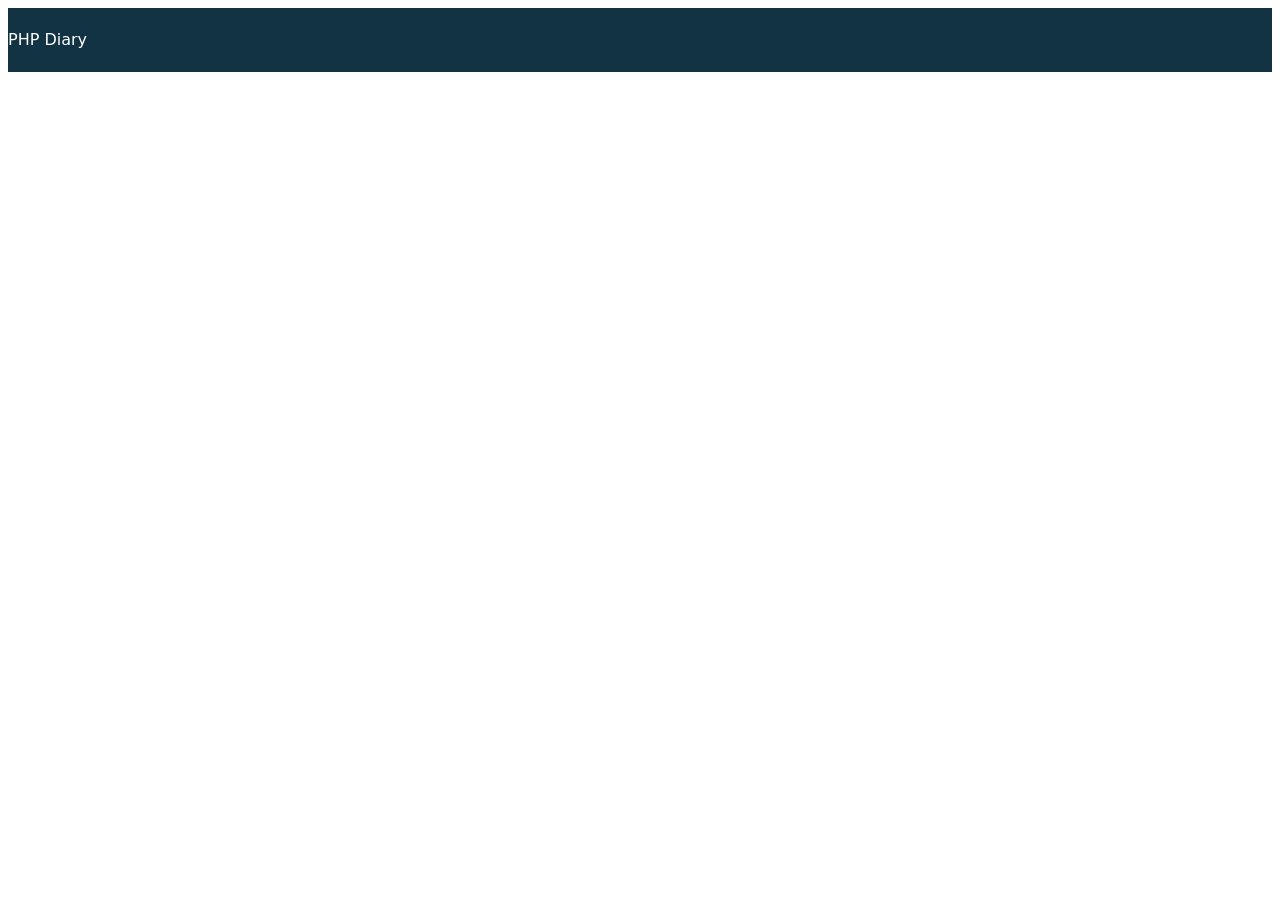
<file: 15-diary/Part 01/index.html>
<!DOCTYPE html>
<html lang="en">
<head>
    <meta charset="UTF-8">
    <meta name="viewport" content="width=device-width, initial-scale=1.0">
    <link rel="stylesheet" type="text/css" href="./styles/styles.css">
    <title>PHP-Diary</title>
</head>
<body>
    <nav>
        <a href="index.html" class="nav-brand">
            PHP Diary
        </a>
    </nav>
</body>
</html>
</file>
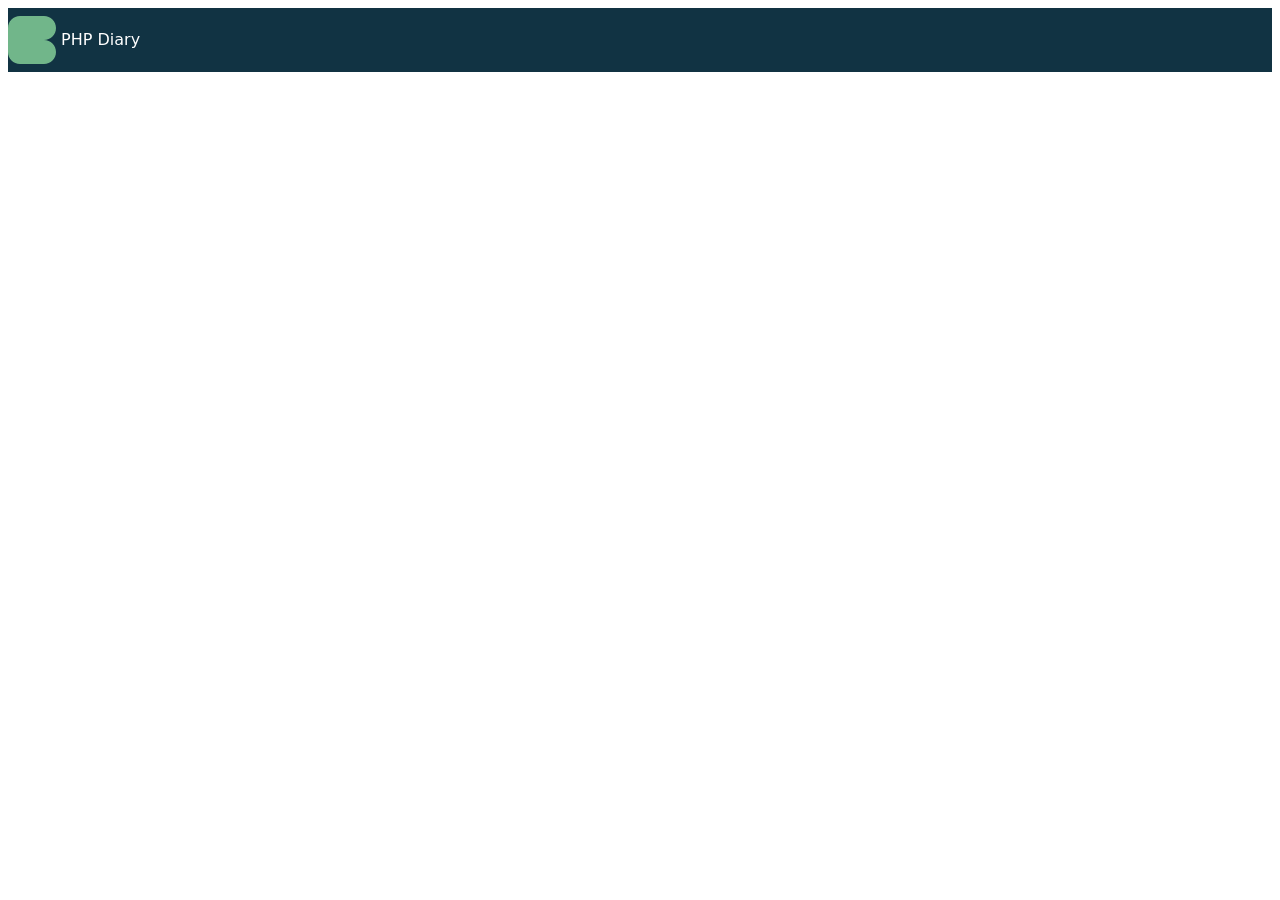
<file: 15-diary/Part 02/index.html>
<!DOCTYPE html>
<html lang="en">
<head>
    <meta charset="UTF-8">
    <meta name="viewport" content="width=device-width, initial-scale=1.0">
    <link rel="stylesheet" type="text/css" href="./styles/styles.css">
    <title>PHP-Diary</title>
</head>
<body>
    <nav>
        <a href="index.html" class="nav-brand">
            <!-- <img src="../00 - Design files/Export/SVG/logo.svg" /> -->
            <svg class="nav-brand_image" viewBox="0 0 60.7863869853 60.7863869853">
                <path style="fill: currentColor" d="m45.589790239,30.3931934927c8.3928407749,0,15.1965967463-6.8037559715,15.1965967463-15.1965967463S53.9826310139,0,45.589790239,0H15.196554313C6.8037135382,0,0,6.8037559715,0,15.1965967463v30.3931934927c0,8.3928407749,6.8037135382,15.1965967463,15.196554313,15.1965967463h30.393235926c8.3928407749,0,15.1965967463-6.8037559715,15.1965967463-15.1965967463s-6.8037559715-15.1965967463-15.1965967463-15.1965967463Z"/>
            </svg>
            PHP Diary
        </a>
    </nav>
</body>
</html>
</file>
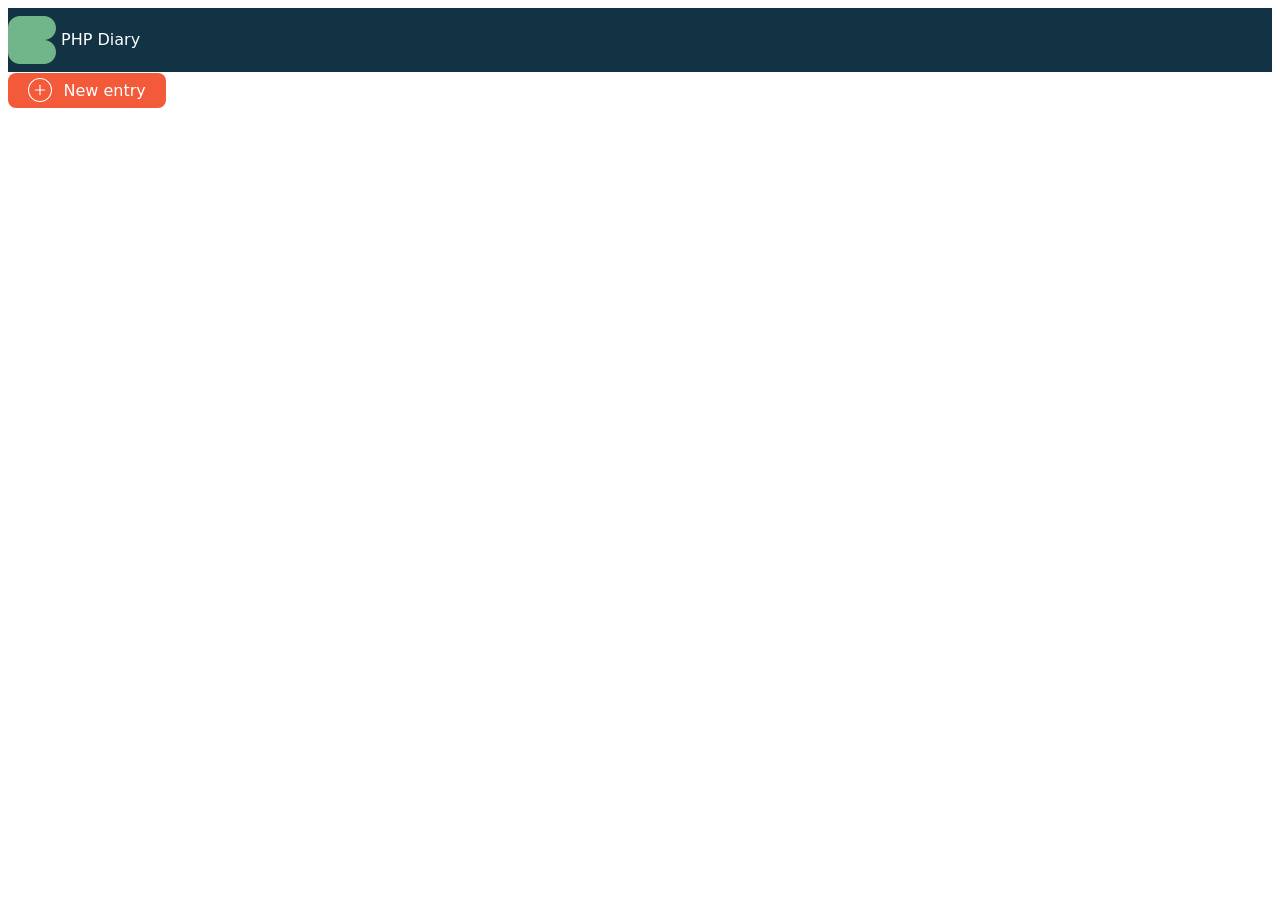
<file: 15-diary/Part 03/index.html>
<!DOCTYPE html>
<html lang="en">
<head>
    <meta charset="UTF-8">
    <meta name="viewport" content="width=device-width, initial-scale=1.0">
    <link rel="stylesheet" type="text/css" href="./styles/styles.css">
    <title>PHP-Diary</title>
</head>
<body>
    <nav>
        <a class="nav-brand" href="index.html">
            <svg class="nav-brand_image" viewBox="0 0 60.7863869853 60.7863869853">
                <path style="fill: currentColor" d="m45.589790239,30.3931934927c8.3928407749,0,15.1965967463-6.8037559715,15.1965967463-15.1965967463S53.9826310139,0,45.589790239,0H15.196554313C6.8037135382,0,0,6.8037559715,0,15.1965967463v30.3931934927c0,8.3928407749,6.8037135382,15.1965967463,15.196554313,15.1965967463h30.393235926c8.3928407749,0,15.1965967463-6.8037559715,15.1965967463-15.1965967463s-6.8037559715-15.1965967463-15.1965967463-15.1965967463Z"/>
            </svg>
            PHP Diary
        </a>
        <a class="button" href="form.html">
            <svg class="button__icon" viewBox="0 0 44.4901230052 44.4901230053">
                <g style="fill: none;stroke: currentColor;stroke-linecap: round;stroke-linejoin: round;stroke-width: 2px;">
                  <circle class="uuid-a2b16520-dd4e-42aa-861e-048bcb73792f" cx="22.2450615026" cy="22.2450615026" r="21.2450615026"/>
                  <line class="uuid-a2b16520-dd4e-42aa-861e-048bcb73792f" x1="22.2450615026" y1="13.4699274037" x2="22.2450615026" y2="31.0201956015"/>
                  <line class="uuid-a2b16520-dd4e-42aa-861e-048bcb73792f" x1="31.0201956015" y1="22.2450658041" x2="13.4699274037" y2="22.2450572011"/>
                </g>
            </svg>
            New entry
        </a>
    </nav>
    <main>
    </main>
</body>
</html>
</file>
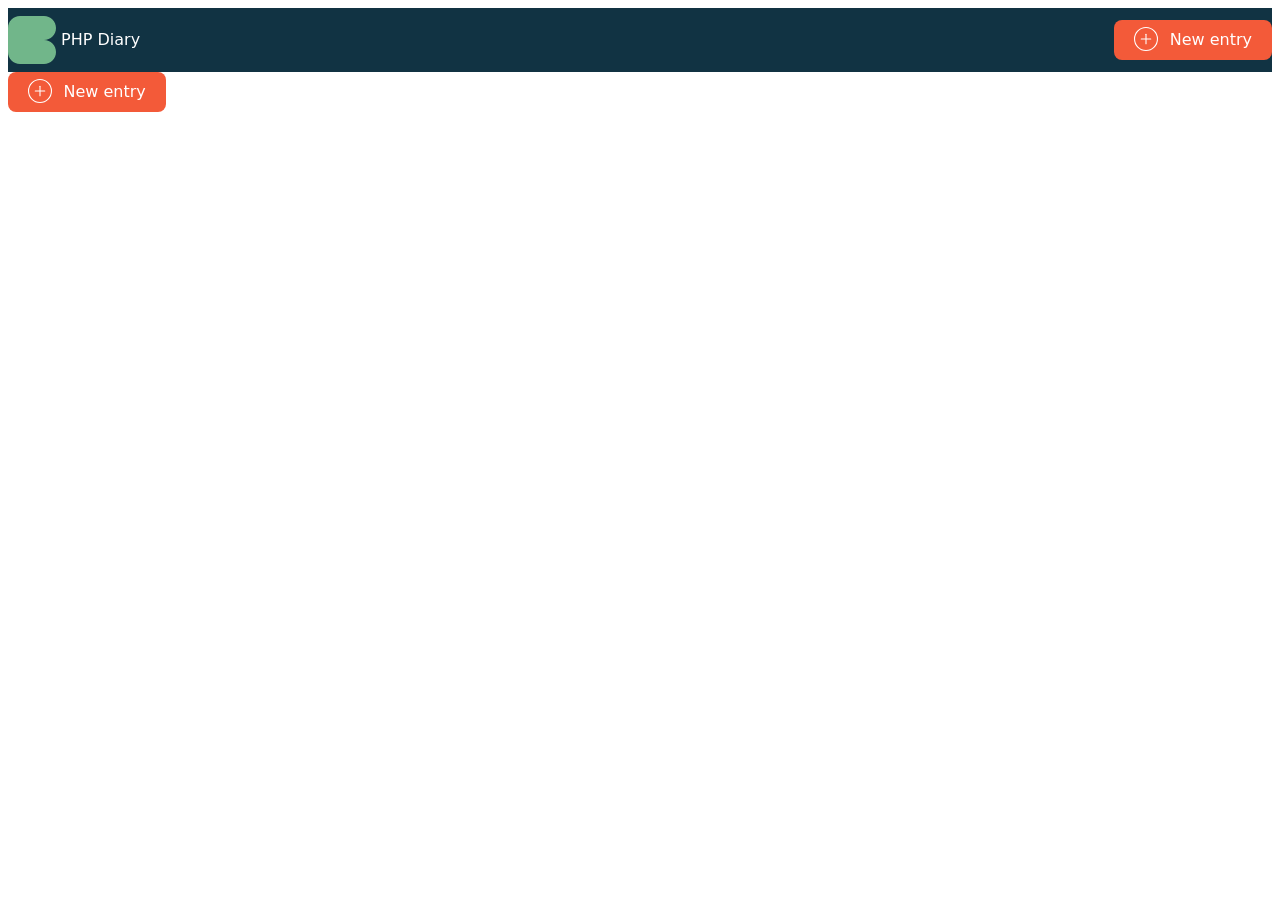
<file: 15-diary/Part 04/index.html>
<!DOCTYPE html>
<html lang="en">
<head>
    <meta charset="UTF-8">
    <meta name="viewport" content="width=device-width, initial-scale=1.0">
    <link rel="stylesheet" type="text/css" href="./styles/styles.css">
    <title>PHP-Diary</title>
</head>
<body>
    <nav class="nav">
        <a class="nav-brand" href="index.html">
            <svg class="nav-brand_image" viewBox="0 0 60.7863869853 60.7863869853">
                <path style="fill: currentColor" d="m45.589790239,30.3931934927c8.3928407749,0,15.1965967463-6.8037559715,15.1965967463-15.1965967463S53.9826310139,0,45.589790239,0H15.196554313C6.8037135382,0,0,6.8037559715,0,15.1965967463v30.3931934927c0,8.3928407749,6.8037135382,15.1965967463,15.196554313,15.1965967463h30.393235926c8.3928407749,0,15.1965967463-6.8037559715,15.1965967463-15.1965967463s-6.8037559715-15.1965967463-15.1965967463-15.1965967463Z"/>
            </svg>
            PHP Diary
        </a>
        <a class="button" href="form.html">
            <svg class="button__icon" viewBox="0 0 44.4901230052 44.4901230053">
                <g style="fill: none;stroke: currentColor;stroke-linecap: round;stroke-linejoin: round;stroke-width: 2px;">
                  <circle class="uuid-a2b16520-dd4e-42aa-861e-048bcb73792f" cx="22.2450615026" cy="22.2450615026" r="21.2450615026"/>
                  <line class="uuid-a2b16520-dd4e-42aa-861e-048bcb73792f" x1="22.2450615026" y1="13.4699274037" x2="22.2450615026" y2="31.0201956015"/>
                  <line class="uuid-a2b16520-dd4e-42aa-861e-048bcb73792f" x1="31.0201956015" y1="22.2450658041" x2="13.4699274037" y2="22.2450572011"/>
                </g>
            </svg>
            New entry
        </a>
    </nav>
    <main>
        <a class="button" href="form.html">
            <svg class="button__icon" viewBox="0 0 44.4901230052 44.4901230053">
                <g style="fill: none;stroke: currentColor;stroke-linecap: round;stroke-linejoin: round;stroke-width: 2px;">
                  <circle class="uuid-a2b16520-dd4e-42aa-861e-048bcb73792f" cx="22.2450615026" cy="22.2450615026" r="21.2450615026"/>
                  <line class="uuid-a2b16520-dd4e-42aa-861e-048bcb73792f" x1="22.2450615026" y1="13.4699274037" x2="22.2450615026" y2="31.0201956015"/>
                  <line class="uuid-a2b16520-dd4e-42aa-861e-048bcb73792f" x1="31.0201956015" y1="22.2450658041" x2="13.4699274037" y2="22.2450572011"/>
                </g>
            </svg>
            New entry
        </a>
    </main>
</body>
</html>
</file>
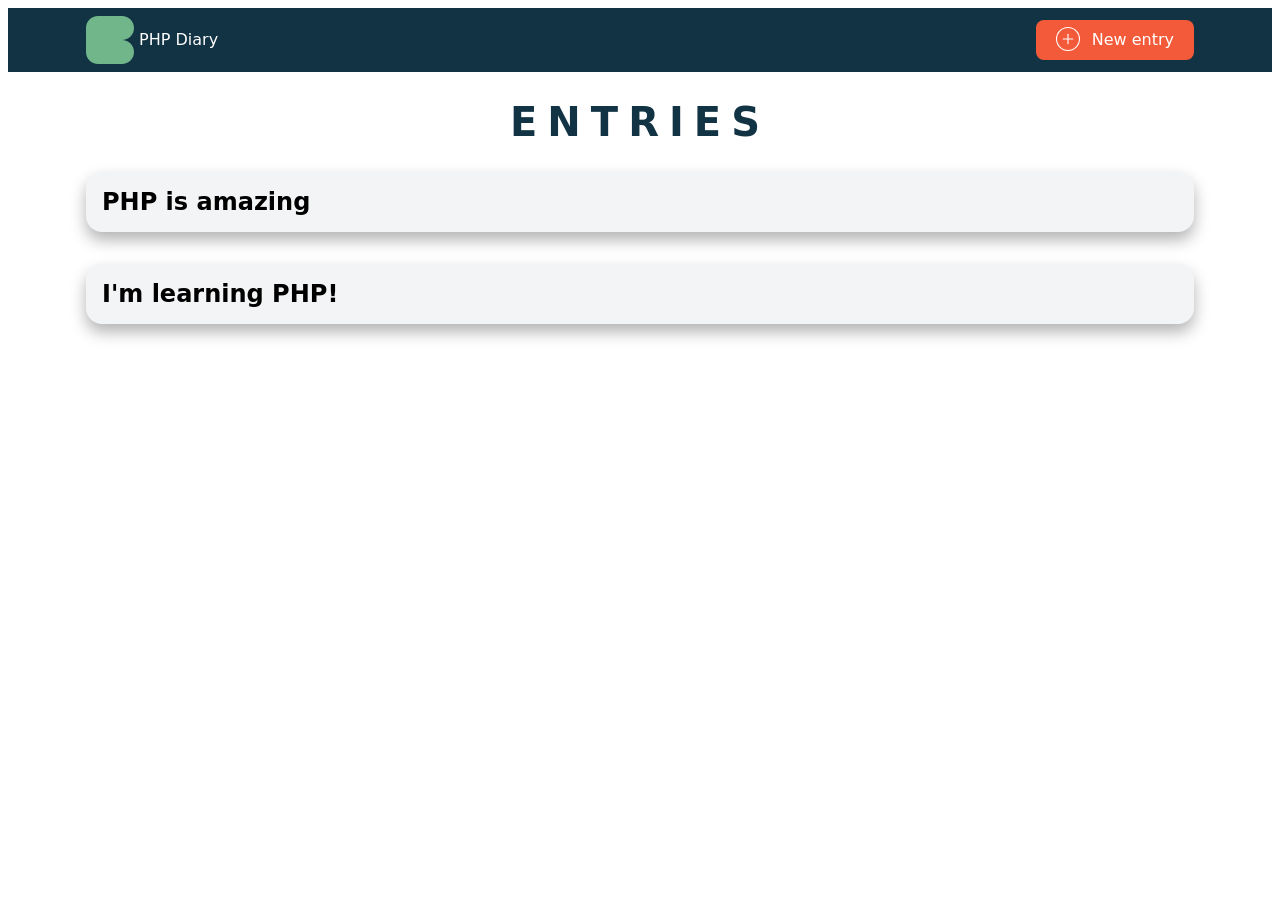
<file: 15-diary/Part 06/index.html>
<!DOCTYPE html>
<html lang="en">
<head>
    <meta charset="UTF-8">
    <meta name="viewport" content="width=device-width, initial-scale=1.0">
    <link rel="stylesheet" type="text/css" href="./styles/styles.css">
    <title>PHP-Diary</title>
</head>
<body>
    <nav class="nav">
        <div class="container">
            <div class="nav__layout">
                <a class="nav-brand" href="index.html">
                    <svg class="nav-brand_image" viewBox="0 0 60.7863869853 60.7863869853">
                        <path style="fill: currentColor" d="m45.589790239,30.3931934927c8.3928407749,0,15.1965967463-6.8037559715,15.1965967463-15.1965967463S53.9826310139,0,45.589790239,0H15.196554313C6.8037135382,0,0,6.8037559715,0,15.1965967463v30.3931934927c0,8.3928407749,6.8037135382,15.1965967463,15.196554313,15.1965967463h30.393235926c8.3928407749,0,15.1965967463-6.8037559715,15.1965967463-15.1965967463s-6.8037559715-15.1965967463-15.1965967463-15.1965967463Z"/>
                    </svg>
                    PHP Diary
                </a>
                <a class="button" href="form.html">
                    <svg class="button__icon" viewBox="0 0 44.4901230052 44.4901230053">
                        <g style="fill: none;stroke: currentColor;stroke-linecap: round;stroke-linejoin: round;stroke-width: 2px;">
                        <circle class="uuid-a2b16520-dd4e-42aa-861e-048bcb73792f" cx="22.2450615026" cy="22.2450615026" r="21.2450615026"/>
                        <line class="uuid-a2b16520-dd4e-42aa-861e-048bcb73792f" x1="22.2450615026" y1="13.4699274037" x2="22.2450615026" y2="31.0201956015"/>
                        <line class="uuid-a2b16520-dd4e-42aa-861e-048bcb73792f" x1="31.0201956015" y1="22.2450658041" x2="13.4699274037" y2="22.2450572011"/>
                        </g>
                    </svg>
                    New entry
                </a>
            </div>
        </div>
    </nav>
    <main>
        <div class="container">
            <h1 class="main-heading">Entries</h1>
            <div class="card">
                <h2 class="card__heading">PHP is amazing</h2>
            </div>
            <div class="card">
                <h2 class="card__heading">I'm learning PHP!</h2>
            </div>
        </div>
    </main>
</body>
</html>
</file>
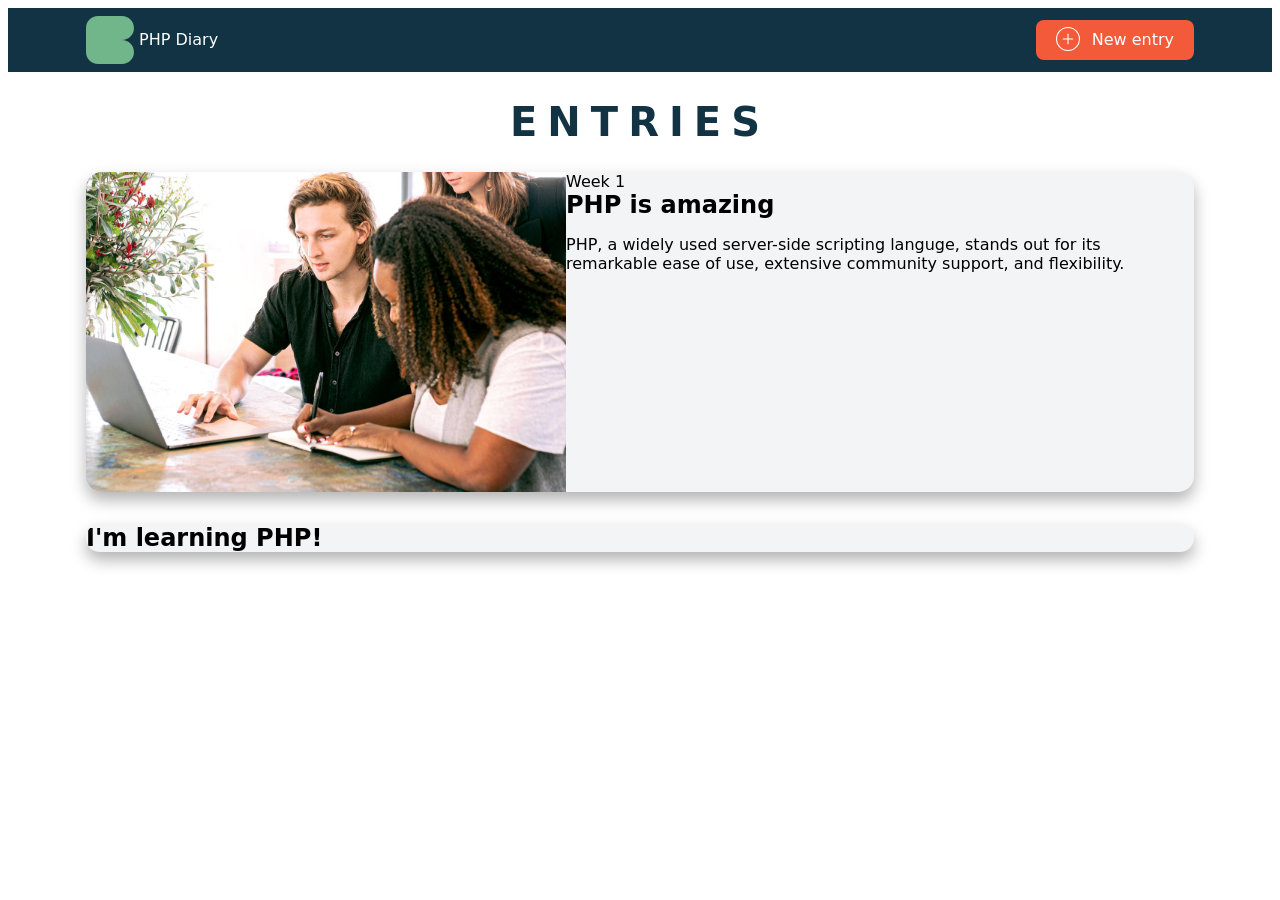
<file: 15-diary/Part 07/index.html>
<!DOCTYPE html>
<html lang="en">
<head>
    <meta charset="UTF-8">
    <meta name="viewport" content="width=device-width, initial-scale=1.0">
    <link rel="stylesheet" type="text/css" href="./styles/styles.css">
    <title>PHP-Diary</title>
</head>
<body>
    <nav class="nav">
        <div class="container">
            <div class="nav__layout">
                <a class="nav-brand" href="index.html">
                    <svg class="nav-brand_image" viewBox="0 0 60.7863869853 60.7863869853">
                        <path style="fill: currentColor" d="m45.589790239,30.3931934927c8.3928407749,0,15.1965967463-6.8037559715,15.1965967463-15.1965967463S53.9826310139,0,45.589790239,0H15.196554313C6.8037135382,0,0,6.8037559715,0,15.1965967463v30.3931934927c0,8.3928407749,6.8037135382,15.1965967463,15.196554313,15.1965967463h30.393235926c8.3928407749,0,15.1965967463-6.8037559715,15.1965967463-15.1965967463s-6.8037559715-15.1965967463-15.1965967463-15.1965967463Z"/>
                    </svg>
                    PHP Diary
                </a>
                <a class="button" href="form.html">
                    <svg class="button__icon" viewBox="0 0 44.4901230052 44.4901230053">
                        <g style="fill: none;stroke: currentColor;stroke-linecap: round;stroke-linejoin: round;stroke-width: 2px;">
                        <circle class="uuid-a2b16520-dd4e-42aa-861e-048bcb73792f" cx="22.2450615026" cy="22.2450615026" r="21.2450615026"/>
                        <line class="uuid-a2b16520-dd4e-42aa-861e-048bcb73792f" x1="22.2450615026" y1="13.4699274037" x2="22.2450615026" y2="31.0201956015"/>
                        <line class="uuid-a2b16520-dd4e-42aa-861e-048bcb73792f" x1="31.0201956015" y1="22.2450658041" x2="13.4699274037" y2="22.2450572011"/>
                        </g>
                    </svg>
                    New entry
                </a>
            </div>
        </div>
    </nav>
    <main>
        <div class="container">
            <h1 class="main-heading">Entries</h1>
            <div class="card">
                <div class="card__image-container">
                    <img class="card__image" src="images/pexels-canva-studio-3153199.jpg" alt=""/>
                </div>
                <div class="card__desc-container">
                    <div class="card__desc-time">Week 1</div>
                    <h2 class="card__heading">PHP is amazing</h2>
                    <p class="card__papagraph">PHP, a widely used server-side scripting languge, stands out for its remarkable ease of use, extensive community support, and flexibility.</p>
                </div>
            </div>
            <div class="card">
                <h2 class="card__heading">I'm learning PHP!</h2>
            </div>
        </div>
    </main>
</body>
</html>
</file>
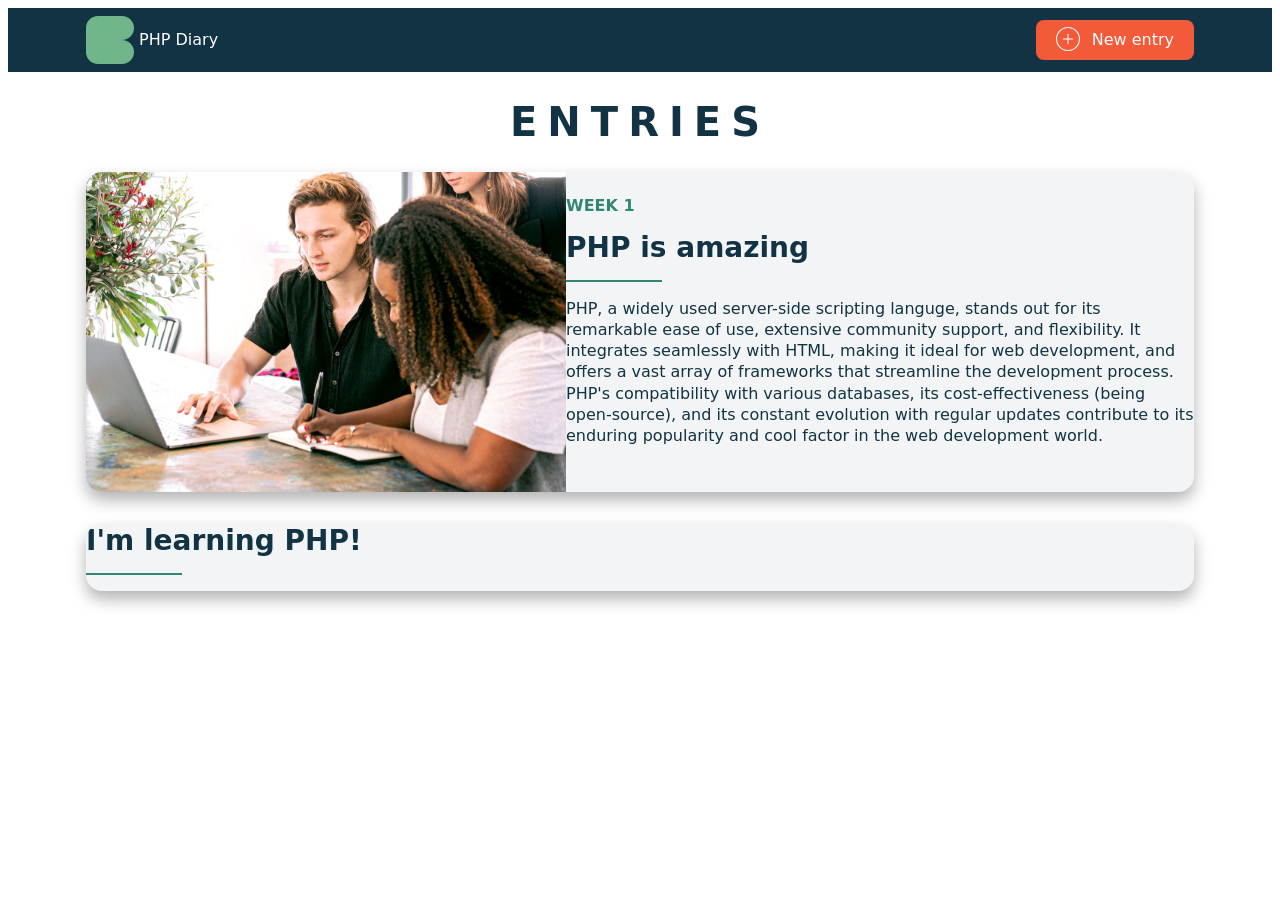
<file: 15-diary/Part 08/index.html>
<!DOCTYPE html>
<html lang="en">
<head>
    <meta charset="UTF-8">
    <meta name="viewport" content="width=device-width, initial-scale=1.0">
    <link rel="stylesheet" type="text/css" href="./styles/styles.css">
    <title>PHP-Diary</title>
</head>
<body>
    <nav class="nav">
        <div class="container">
            <div class="nav__layout">
                <a class="nav-brand" href="index.html">
                    <svg class="nav-brand_image" viewBox="0 0 60.7863869853 60.7863869853">
                        <path style="fill: currentColor" d="m45.589790239,30.3931934927c8.3928407749,0,15.1965967463-6.8037559715,15.1965967463-15.1965967463S53.9826310139,0,45.589790239,0H15.196554313C6.8037135382,0,0,6.8037559715,0,15.1965967463v30.3931934927c0,8.3928407749,6.8037135382,15.1965967463,15.196554313,15.1965967463h30.393235926c8.3928407749,0,15.1965967463-6.8037559715,15.1965967463-15.1965967463s-6.8037559715-15.1965967463-15.1965967463-15.1965967463Z"/>
                    </svg>
                    PHP Diary
                </a>
                <a class="button" href="form.html">
                    <svg class="button__icon" viewBox="0 0 44.4901230052 44.4901230053">
                        <g style="fill: none;stroke: currentColor;stroke-linecap: round;stroke-linejoin: round;stroke-width: 2px;">
                        <circle class="uuid-a2b16520-dd4e-42aa-861e-048bcb73792f" cx="22.2450615026" cy="22.2450615026" r="21.2450615026"/>
                        <line class="uuid-a2b16520-dd4e-42aa-861e-048bcb73792f" x1="22.2450615026" y1="13.4699274037" x2="22.2450615026" y2="31.0201956015"/>
                        <line class="uuid-a2b16520-dd4e-42aa-861e-048bcb73792f" x1="31.0201956015" y1="22.2450658041" x2="13.4699274037" y2="22.2450572011"/>
                        </g>
                    </svg>
                    New entry
                </a>
            </div>
        </div>
    </nav>
    <main>
        <div class="container">
            <h1 class="main-heading">Entries</h1>
            <div class="card">
                <div class="card__image-container">
                    <img class="card__image" src="images/pexels-canva-studio-3153199.jpg" alt=""/>
                </div>
                <div class="card__desc-container">
                    <div class="card__desc-time">Week 1</div>
                    <h2 class="card__heading">PHP is amazing</h2>
                    <p class="card__papagraph">PHP, a widely used server-side scripting languge, stands out for its remarkable ease of use, extensive community support, and flexibility. It integrates seamlessly with HTML, making it ideal for web development, and offers a vast array of frameworks that streamline the development process. PHP's compatibility with various databases, its cost-effectiveness (being open-source), and its constant evolution with regular updates contribute to its enduring popularity and cool factor in the web development world.</p>
                </div>
            </div>
            <div class="card">
                <h2 class="card__heading">I'm learning PHP!</h2>
            </div>
        </div>
    </main>
</body>
</html>
</file>
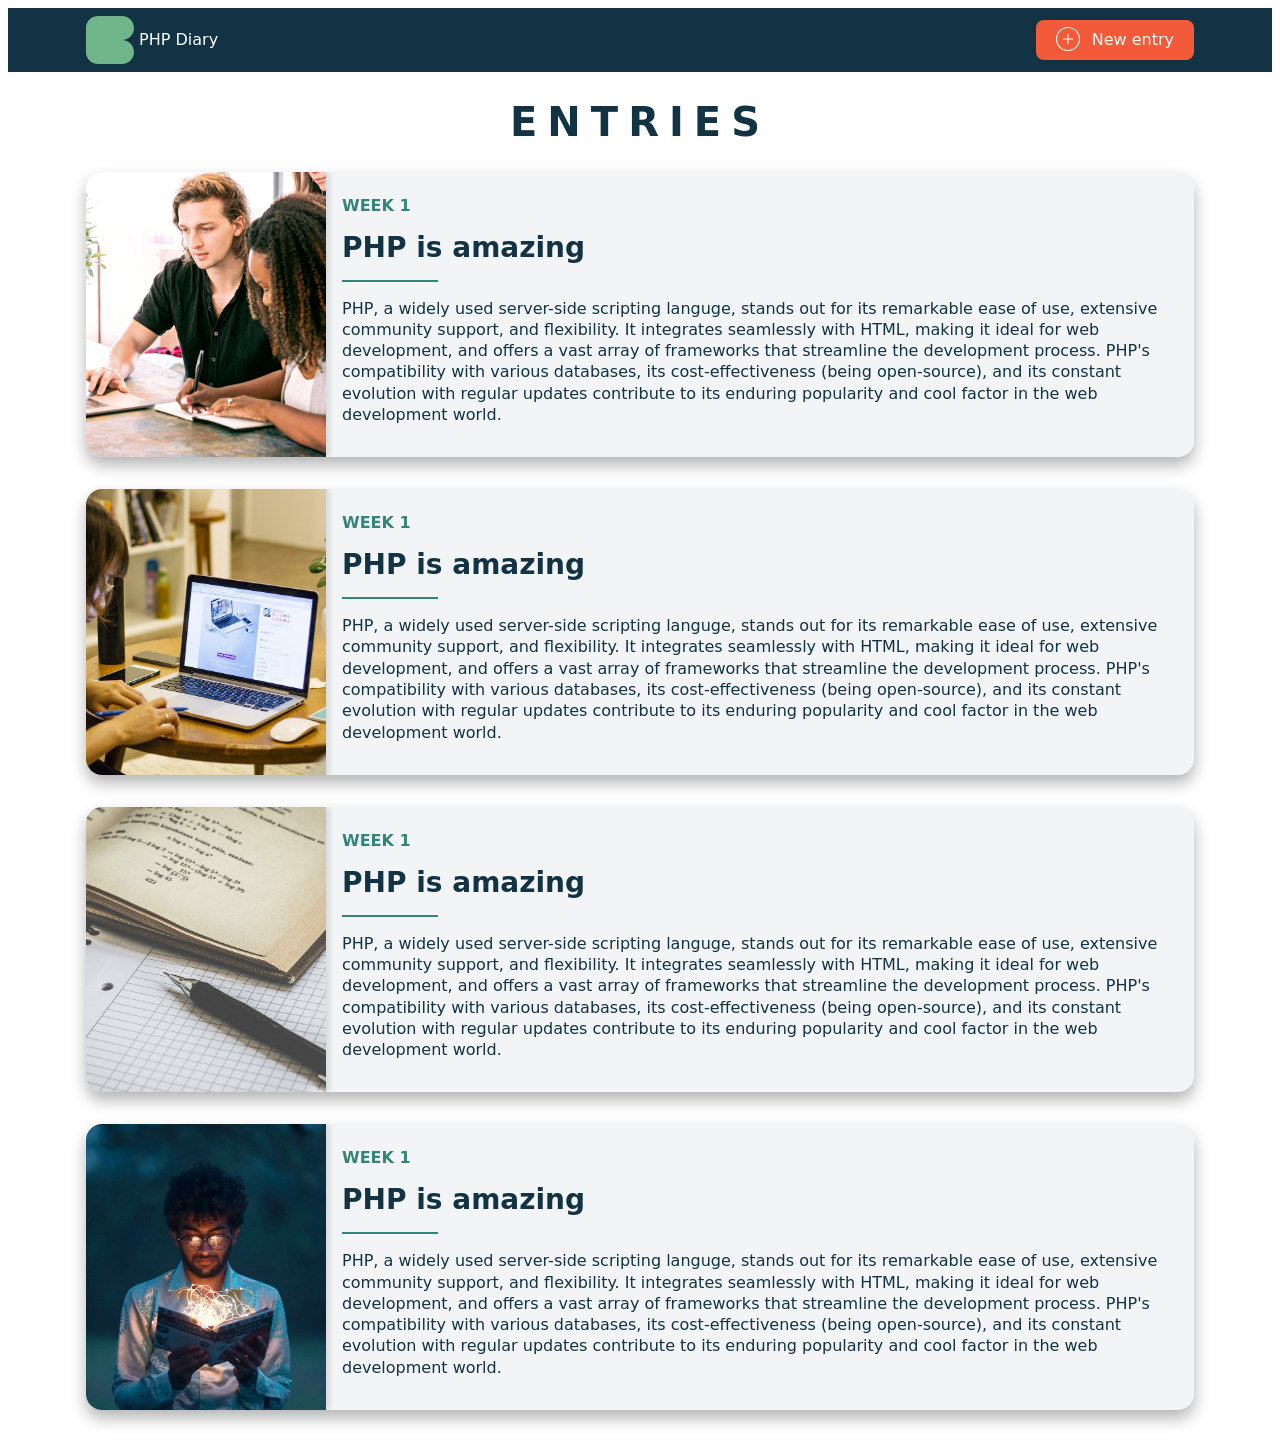
<file: 15-diary/Part 10/index.html>
<!DOCTYPE html>
<html lang="en">
<head>
    <meta charset="UTF-8">
    <meta name="viewport" content="width=device-width, initial-scale=1.0">
    <link rel="stylesheet" type="text/css" href="./styles/styles.css">
    <title>PHP-Diary</title>
</head>
<body>
    <nav class="nav">
        <div class="container">
            <div class="nav__layout">
                <a class="nav-brand" href="index.html">
                    <svg class="nav-brand_image" viewBox="0 0 60.7863869853 60.7863869853">
                        <path style="fill: currentColor" d="m45.589790239,30.3931934927c8.3928407749,0,15.1965967463-6.8037559715,15.1965967463-15.1965967463S53.9826310139,0,45.589790239,0H15.196554313C6.8037135382,0,0,6.8037559715,0,15.1965967463v30.3931934927c0,8.3928407749,6.8037135382,15.1965967463,15.196554313,15.1965967463h30.393235926c8.3928407749,0,15.1965967463-6.8037559715,15.1965967463-15.1965967463s-6.8037559715-15.1965967463-15.1965967463-15.1965967463Z"/>
                    </svg>
                    PHP Diary
                </a>
                <a class="button" href="form.html">
                    <svg class="button__icon" viewBox="0 0 44.4901230052 44.4901230053">
                        <g style="fill: none;stroke: currentColor;stroke-linecap: round;stroke-linejoin: round;stroke-width: 2px;">
                        <circle class="uuid-a2b16520-dd4e-42aa-861e-048bcb73792f" cx="22.2450615026" cy="22.2450615026" r="21.2450615026"/>
                        <line class="uuid-a2b16520-dd4e-42aa-861e-048bcb73792f" x1="22.2450615026" y1="13.4699274037" x2="22.2450615026" y2="31.0201956015"/>
                        <line class="uuid-a2b16520-dd4e-42aa-861e-048bcb73792f" x1="31.0201956015" y1="22.2450658041" x2="13.4699274037" y2="22.2450572011"/>
                        </g>
                    </svg>
                    New entry
                </a>
            </div>
        </div>
    </nav>
    <main>
        <div class="container">
            <h1 class="main-heading">Entries</h1>
            <div class="card">
                <div class="card__image-container">
                    <img class="card__image" src="images/pexels-canva-studio-3153199.jpg" alt=""/>
                </div>
                <div class="card__desc-container">
                    <div class="card__desc-time">Week 1</div>
                    <h2 class="card__heading">PHP is amazing</h2>
                    <p class="card__papagraph">PHP, a widely used server-side scripting languge, stands out for its remarkable ease of use, extensive community support, and flexibility. It integrates seamlessly with HTML, making it ideal for web development, and offers a vast array of frameworks that streamline the development process. PHP's compatibility with various databases, its cost-effectiveness (being open-source), and its constant evolution with regular updates contribute to its enduring popularity and cool factor in the web development world.</p>
                </div>
            </div>
            <div class="card">
                <div class="card__image-container">
                    <img class="card__image" src="images/pexels-tranmautritam-68761.jpg" alt=""/>
                </div>
                <div class="card__desc-container">
                    <div class="card__desc-time">Week 1</div>
                    <h2 class="card__heading">PHP is amazing</h2>
                    <p class="card__papagraph">PHP, a widely used server-side scripting languge, stands out for its remarkable ease of use, extensive community support, and flexibility. It integrates seamlessly with HTML, making it ideal for web development, and offers a vast array of frameworks that streamline the development process. PHP's compatibility with various databases, its cost-effectiveness (being open-source), and its constant evolution with regular updates contribute to its enduring popularity and cool factor in the web development world.</p>
                </div>
            </div>
            <div class="card">
                <div class="card__image-container">
                    <img class="card__image" src="images/pexels-lumn-167682.jpg" alt=""/>
                </div>
                <div class="card__desc-container">
                    <div class="card__desc-time">Week 1</div>
                    <h2 class="card__heading">PHP is amazing</h2>
                    <p class="card__papagraph">PHP, a widely used server-side scripting languge, stands out for its remarkable ease of use, extensive community support, and flexibility. It integrates seamlessly with HTML, making it ideal for web development, and offers a vast array of frameworks that streamline the development process. PHP's compatibility with various databases, its cost-effectiveness (being open-source), and its constant evolution with regular updates contribute to its enduring popularity and cool factor in the web development world.</p>
                </div>
            </div>
            <div class="card">
                <div class="card__image-container">
                    <img class="card__image" src="images/pexels-kaushal-moradiya-2781195.jpg" alt=""/>
                </div>
                <div class="card__desc-container">
                    <div class="card__desc-time">Week 1</div>
                    <h2 class="card__heading">PHP is amazing</h2>
                    <p class="card__papagraph">PHP, a widely used server-side scripting languge, stands out for its remarkable ease of use, extensive community support, and flexibility. It integrates seamlessly with HTML, making it ideal for web development, and offers a vast array of frameworks that streamline the development process. PHP's compatibility with various databases, its cost-effectiveness (being open-source), and its constant evolution with regular updates contribute to its enduring popularity and cool factor in the web development world.</p>
                </div>
            </div>
        </div>
    </main>
</body>
</html>
</file>
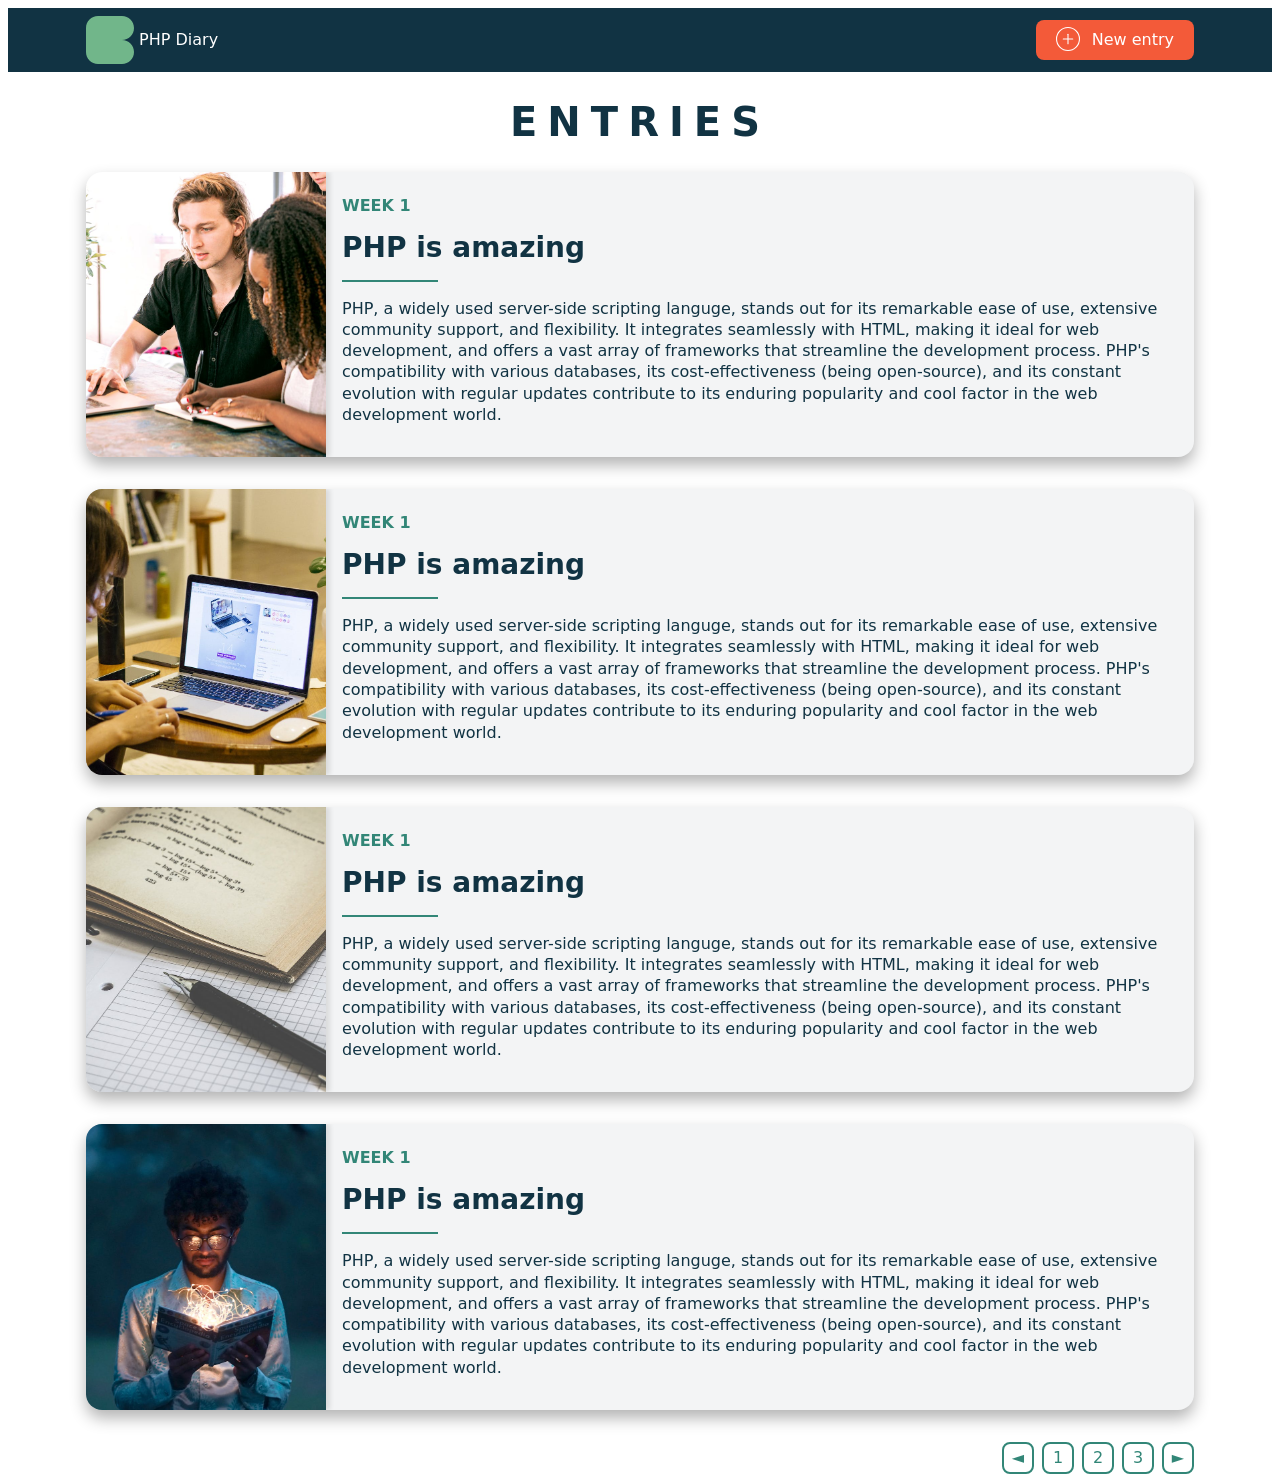
<file: 15-diary/Part 11/index.html>
<!DOCTYPE html>
<html lang="en">
<head>
    <meta charset="UTF-8">
    <meta name="viewport" content="width=device-width, initial-scale=1.0">
    <link rel="stylesheet" type="text/css" href="./styles/styles.css">
    <title>PHP-Diary</title>
</head>
<body>
    <nav class="nav">
        <div class="container">
            <div class="nav__layout">
                <a class="nav-brand" href="index.html">
                    <svg class="nav-brand_image" viewBox="0 0 60.7863869853 60.7863869853">
                        <path style="fill: currentColor" d="m45.589790239,30.3931934927c8.3928407749,0,15.1965967463-6.8037559715,15.1965967463-15.1965967463S53.9826310139,0,45.589790239,0H15.196554313C6.8037135382,0,0,6.8037559715,0,15.1965967463v30.3931934927c0,8.3928407749,6.8037135382,15.1965967463,15.196554313,15.1965967463h30.393235926c8.3928407749,0,15.1965967463-6.8037559715,15.1965967463-15.1965967463s-6.8037559715-15.1965967463-15.1965967463-15.1965967463Z"/>
                    </svg>
                    PHP Diary
                </a>
                <a class="button" href="form.html">
                    <svg class="button__icon" viewBox="0 0 44.4901230052 44.4901230053">
                        <g style="fill: none;stroke: currentColor;stroke-linecap: round;stroke-linejoin: round;stroke-width: 2px;">
                        <circle class="uuid-a2b16520-dd4e-42aa-861e-048bcb73792f" cx="22.2450615026" cy="22.2450615026" r="21.2450615026"/>
                        <line class="uuid-a2b16520-dd4e-42aa-861e-048bcb73792f" x1="22.2450615026" y1="13.4699274037" x2="22.2450615026" y2="31.0201956015"/>
                        <line class="uuid-a2b16520-dd4e-42aa-861e-048bcb73792f" x1="31.0201956015" y1="22.2450658041" x2="13.4699274037" y2="22.2450572011"/>
                        </g>
                    </svg>
                    New entry
                </a>
            </div>
        </div>
    </nav>
    <main>
        <div class="container">
            <h1 class="main-heading">Entries</h1>
            <div class="card">
                <div class="card__image-container">
                    <img class="card__image" src="images/pexels-canva-studio-3153199.jpg" alt=""/>
                </div>
                <div class="card__desc-container">
                    <div class="card__desc-time">Week 1</div>
                    <h2 class="card__heading">PHP is amazing</h2>
                    <p class="card__papagraph">PHP, a widely used server-side scripting languge, stands out for its remarkable ease of use, extensive community support, and flexibility. It integrates seamlessly with HTML, making it ideal for web development, and offers a vast array of frameworks that streamline the development process. PHP's compatibility with various databases, its cost-effectiveness (being open-source), and its constant evolution with regular updates contribute to its enduring popularity and cool factor in the web development world.</p>
                </div>
            </div>
            <div class="card">
                <div class="card__image-container">
                    <img class="card__image" src="images/pexels-tranmautritam-68761.jpg" alt=""/>
                </div>
                <div class="card__desc-container">
                    <div class="card__desc-time">Week 1</div>
                    <h2 class="card__heading">PHP is amazing</h2>
                    <p class="card__papagraph">PHP, a widely used server-side scripting languge, stands out for its remarkable ease of use, extensive community support, and flexibility. It integrates seamlessly with HTML, making it ideal for web development, and offers a vast array of frameworks that streamline the development process. PHP's compatibility with various databases, its cost-effectiveness (being open-source), and its constant evolution with regular updates contribute to its enduring popularity and cool factor in the web development world.</p>
                </div>
            </div>
            <div class="card">
                <div class="card__image-container">
                    <img class="card__image" src="images/pexels-lumn-167682.jpg" alt=""/>
                </div>
                <div class="card__desc-container">
                    <div class="card__desc-time">Week 1</div>
                    <h2 class="card__heading">PHP is amazing</h2>
                    <p class="card__papagraph">PHP, a widely used server-side scripting languge, stands out for its remarkable ease of use, extensive community support, and flexibility. It integrates seamlessly with HTML, making it ideal for web development, and offers a vast array of frameworks that streamline the development process. PHP's compatibility with various databases, its cost-effectiveness (being open-source), and its constant evolution with regular updates contribute to its enduring popularity and cool factor in the web development world.</p>
                </div>
            </div>
            <div class="card">
                <div class="card__image-container">
                    <img class="card__image" src="images/pexels-kaushal-moradiya-2781195.jpg" alt=""/>
                </div>
                <div class="card__desc-container">
                    <div class="card__desc-time">Week 1</div>
                    <h2 class="card__heading">PHP is amazing</h2>
                    <p class="card__papagraph">PHP, a widely used server-side scripting languge, stands out for its remarkable ease of use, extensive community support, and flexibility. It integrates seamlessly with HTML, making it ideal for web development, and offers a vast array of frameworks that streamline the development process. PHP's compatibility with various databases, its cost-effectiveness (being open-source), and its constant evolution with regular updates contribute to its enduring popularity and cool factor in the web development world.</p>
                </div>
            </div>
            <ul class="pagination">
                <li class="pagination__li">
                    <a class="pagination__link" href="#">◄</a>
                </li>
                <li class="pagination__li pagination__li--active">
                    <a class="pagination__link" href="#">1</a>
                </li>
                <li class="pagination__li">
                    <a class="pagination__link" href="#">2</a>
                </li>
                <li class="pagination__li">
                    <a class="pagination__link" href="#">3</a>
                </li>
                <li class="pagination__li">
                    <a class="pagination__link" href="#">►</a>
                </li>
            </ul>
        </div>
    </main>
</body>
</html>
</file>
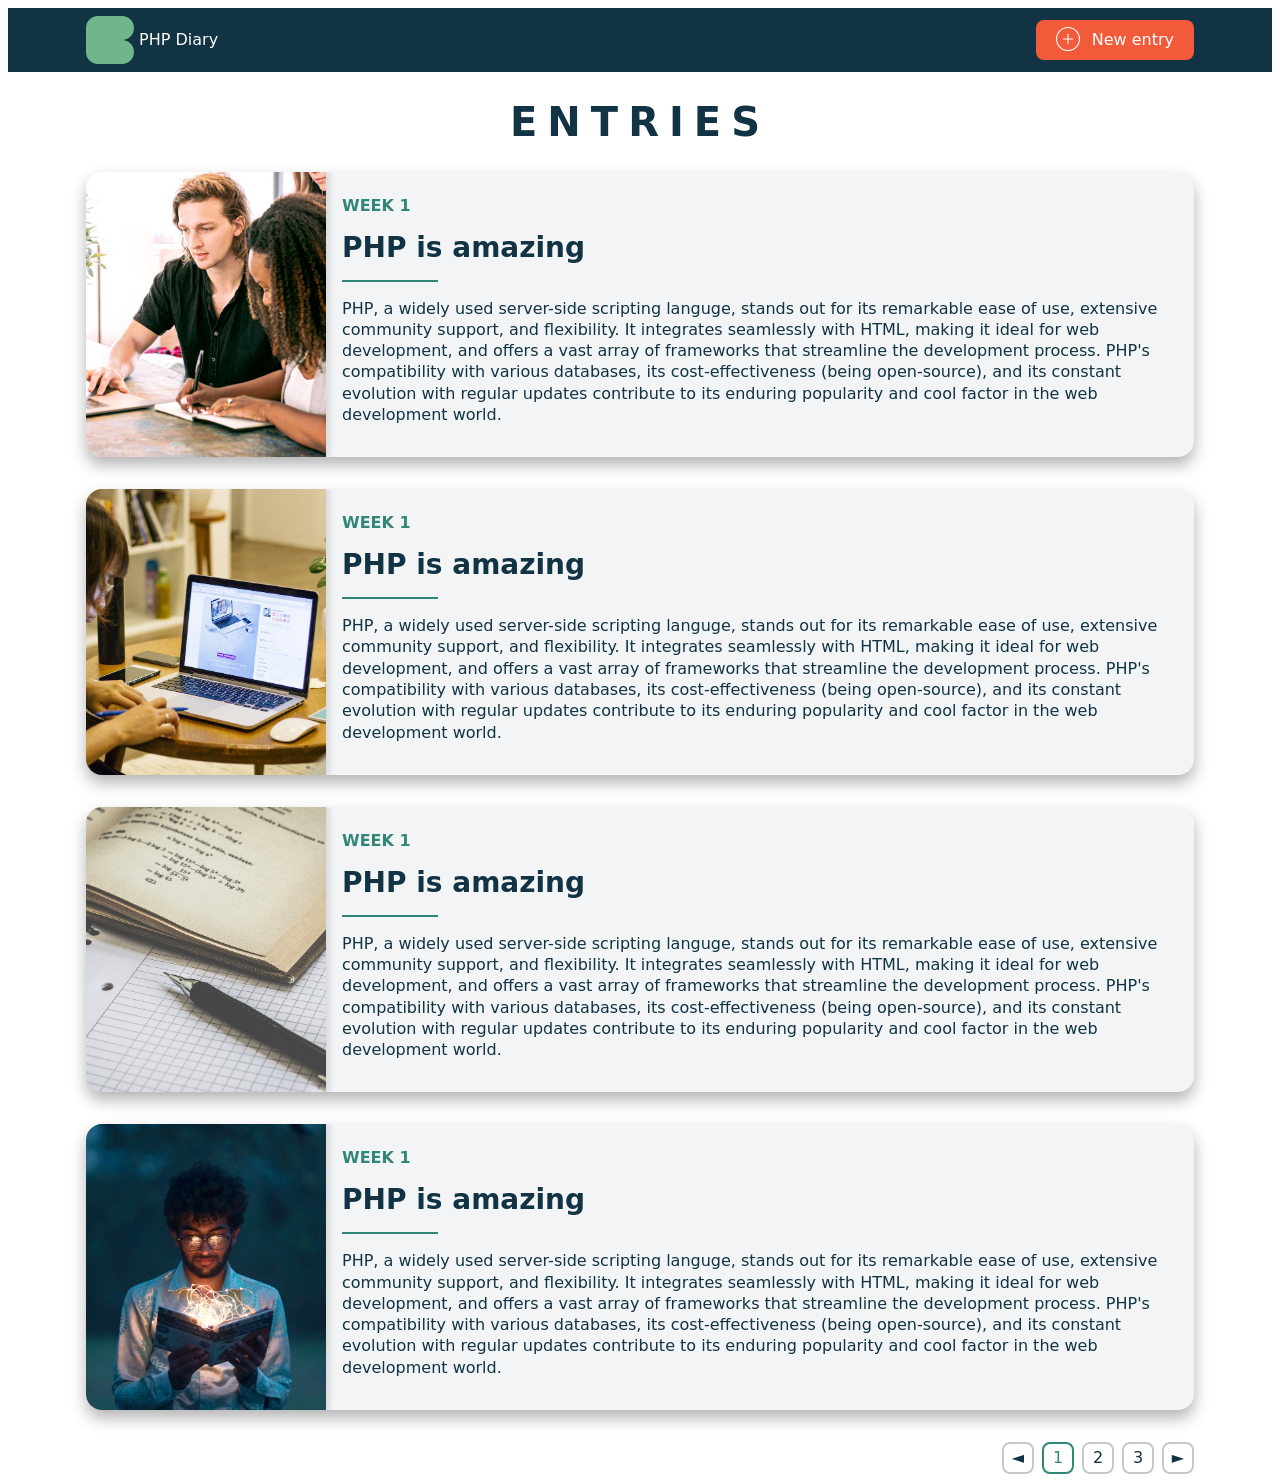
<file: 15-diary/Part 12/index.html>
<!DOCTYPE html>
<html lang="en">
<head>
    <meta charset="UTF-8">
    <meta name="viewport" content="width=device-width, initial-scale=1.0">
    <link rel="stylesheet" type="text/css" href="./styles/styles.css">
    <title>PHP-Diary</title>
</head>
<body>
    <nav class="nav">
        <div class="container">
            <div class="nav__layout">
                <a class="nav-brand" href="index.html">
                    <svg class="nav-brand_image" viewBox="0 0 60.7863869853 60.7863869853">
                        <path style="fill: currentColor" d="m45.589790239,30.3931934927c8.3928407749,0,15.1965967463-6.8037559715,15.1965967463-15.1965967463S53.9826310139,0,45.589790239,0H15.196554313C6.8037135382,0,0,6.8037559715,0,15.1965967463v30.3931934927c0,8.3928407749,6.8037135382,15.1965967463,15.196554313,15.1965967463h30.393235926c8.3928407749,0,15.1965967463-6.8037559715,15.1965967463-15.1965967463s-6.8037559715-15.1965967463-15.1965967463-15.1965967463Z"/>
                    </svg>
                    PHP Diary
                </a>
                <a class="button" href="form.html">
                    <svg class="button__icon" viewBox="0 0 44.4901230052 44.4901230053">
                        <g style="fill: none;stroke: currentColor;stroke-linecap: round;stroke-linejoin: round;stroke-width: 2px;">
                        <circle class="uuid-a2b16520-dd4e-42aa-861e-048bcb73792f" cx="22.2450615026" cy="22.2450615026" r="21.2450615026"/>
                        <line class="uuid-a2b16520-dd4e-42aa-861e-048bcb73792f" x1="22.2450615026" y1="13.4699274037" x2="22.2450615026" y2="31.0201956015"/>
                        <line class="uuid-a2b16520-dd4e-42aa-861e-048bcb73792f" x1="31.0201956015" y1="22.2450658041" x2="13.4699274037" y2="22.2450572011"/>
                        </g>
                    </svg>
                    New entry
                </a>
            </div>
        </div>
    </nav>
    <main>
        <div class="container">
            <h1 class="main-heading">Entries</h1>
            <div class="card">
                <div class="card__image-container">
                    <img class="card__image" src="images/pexels-canva-studio-3153199.jpg" alt=""/>
                </div>
                <div class="card__desc-container">
                    <div class="card__desc-time">Week 1</div>
                    <h2 class="card__heading">PHP is amazing</h2>
                    <p class="card__papagraph">PHP, a widely used server-side scripting languge, stands out for its remarkable ease of use, extensive community support, and flexibility. It integrates seamlessly with HTML, making it ideal for web development, and offers a vast array of frameworks that streamline the development process. PHP's compatibility with various databases, its cost-effectiveness (being open-source), and its constant evolution with regular updates contribute to its enduring popularity and cool factor in the web development world.</p>
                </div>
            </div>
            <div class="card">
                <div class="card__image-container">
                    <img class="card__image" src="images/pexels-tranmautritam-68761.jpg" alt=""/>
                </div>
                <div class="card__desc-container">
                    <div class="card__desc-time">Week 1</div>
                    <h2 class="card__heading">PHP is amazing</h2>
                    <p class="card__papagraph">PHP, a widely used server-side scripting languge, stands out for its remarkable ease of use, extensive community support, and flexibility. It integrates seamlessly with HTML, making it ideal for web development, and offers a vast array of frameworks that streamline the development process. PHP's compatibility with various databases, its cost-effectiveness (being open-source), and its constant evolution with regular updates contribute to its enduring popularity and cool factor in the web development world.</p>
                </div>
            </div>
            <div class="card">
                <div class="card__image-container">
                    <img class="card__image" src="images/pexels-lumn-167682.jpg" alt=""/>
                </div>
                <div class="card__desc-container">
                    <div class="card__desc-time">Week 1</div>
                    <h2 class="card__heading">PHP is amazing</h2>
                    <p class="card__papagraph">PHP, a widely used server-side scripting languge, stands out for its remarkable ease of use, extensive community support, and flexibility. It integrates seamlessly with HTML, making it ideal for web development, and offers a vast array of frameworks that streamline the development process. PHP's compatibility with various databases, its cost-effectiveness (being open-source), and its constant evolution with regular updates contribute to its enduring popularity and cool factor in the web development world.</p>
                </div>
            </div>
            <div class="card">
                <div class="card__image-container">
                    <img class="card__image" src="images/pexels-kaushal-moradiya-2781195.jpg" alt=""/>
                </div>
                <div class="card__desc-container">
                    <div class="card__desc-time">Week 1</div>
                    <h2 class="card__heading">PHP is amazing</h2>
                    <p class="card__papagraph">PHP, a widely used server-side scripting languge, stands out for its remarkable ease of use, extensive community support, and flexibility. It integrates seamlessly with HTML, making it ideal for web development, and offers a vast array of frameworks that streamline the development process. PHP's compatibility with various databases, its cost-effectiveness (being open-source), and its constant evolution with regular updates contribute to its enduring popularity and cool factor in the web development world.</p>
                </div>
            </div>
            <ul class="pagination">
                <li class="pagination__li">
                    <a class="pagination__link" href="#">◄</a>
                </li>
                <li class="pagination__li">
                    <a class="pagination__link pagination__li--active" href="#">1</a>
                </li>
                <li class="pagination__li">
                    <a class="pagination__link" href="#">2</a>
                </li>
                <li class="pagination__li">
                    <a class="pagination__link" href="#">3</a>
                </li>
                <li class="pagination__li">
                    <a class="pagination__link" href="#">►</a>
                </li>
            </ul>
        </div>
    </main>
</body>
</html>
</file>
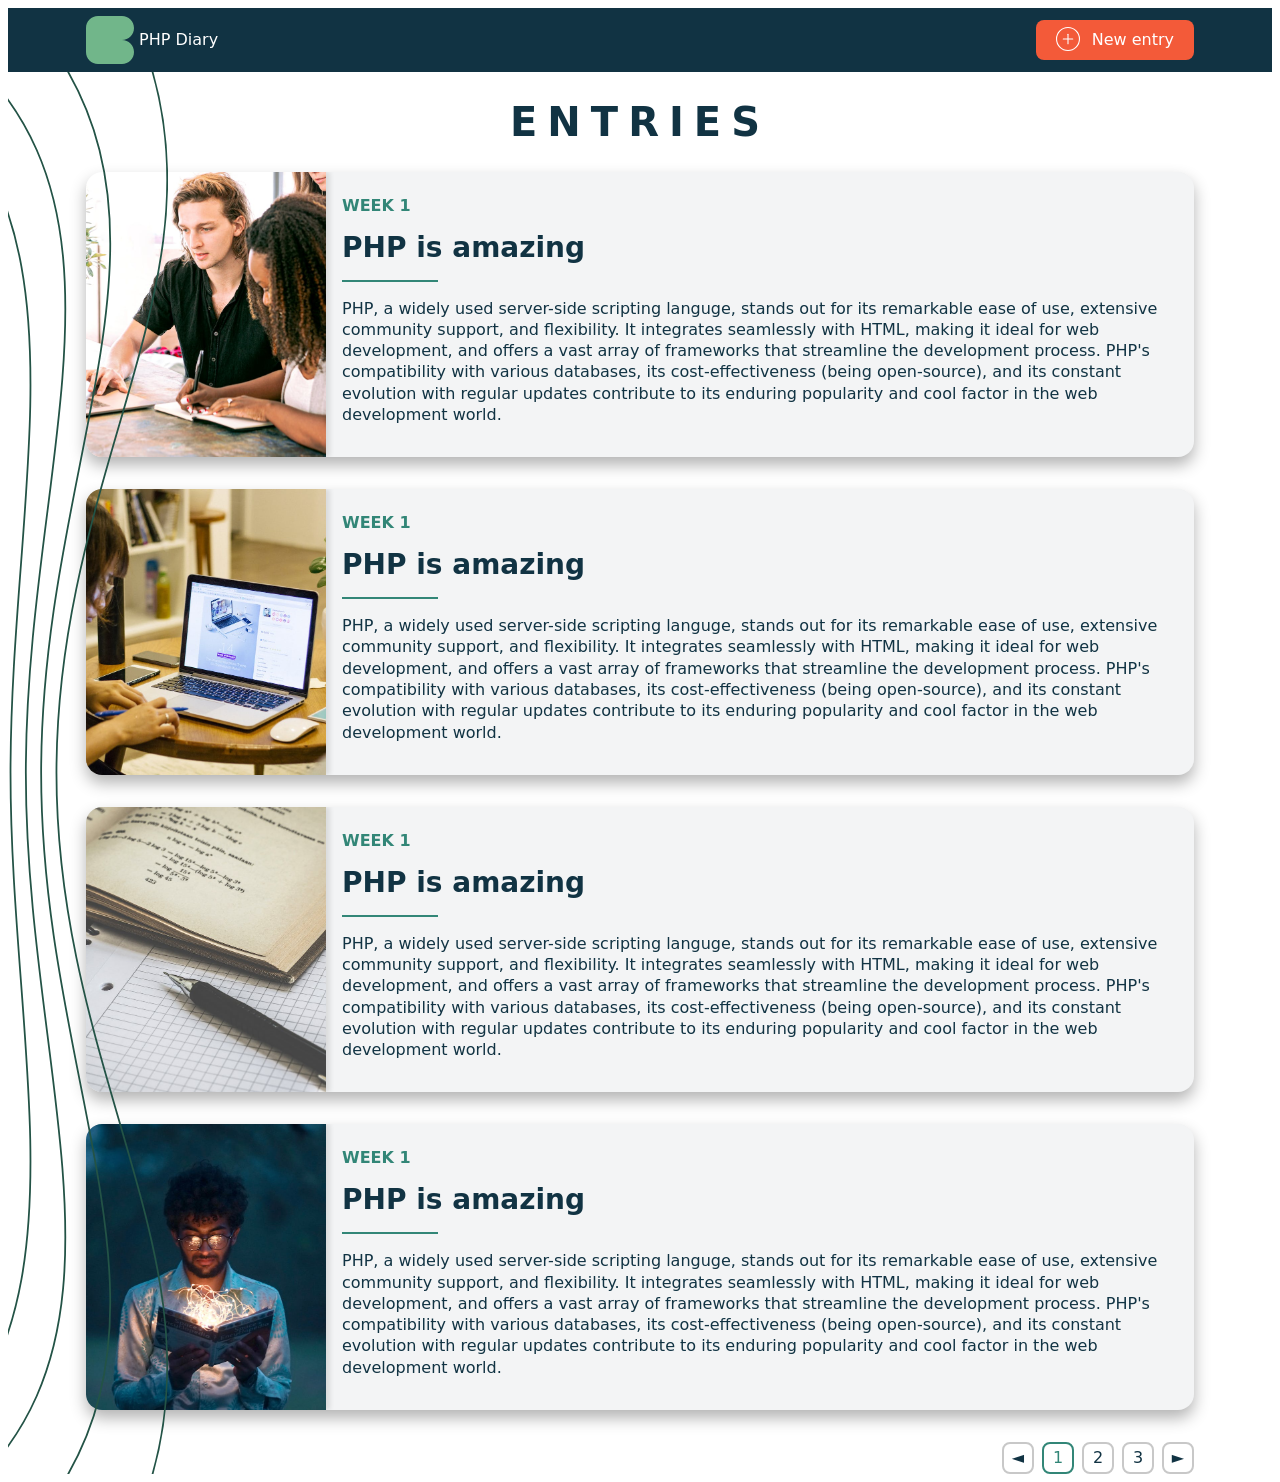
<file: 15-diary/Part 13/index.html>
<!DOCTYPE html>
<html lang="en">
<head>
    <meta charset="UTF-8">
    <meta name="viewport" content="width=device-width, initial-scale=1.0">
    <link rel="stylesheet" type="text/css" href="./styles/styles.css">
    <title>PHP-Diary</title>
</head>
<body>
    <nav class="nav">
        <div class="container">
            <div class="nav__layout">
                <a class="nav-brand" href="index.html">
                    <svg class="nav-brand_image" viewBox="0 0 60.7863869853 60.7863869853">
                        <path style="fill: currentColor" d="m45.589790239,30.3931934927c8.3928407749,0,15.1965967463-6.8037559715,15.1965967463-15.1965967463S53.9826310139,0,45.589790239,0H15.196554313C6.8037135382,0,0,6.8037559715,0,15.1965967463v30.3931934927c0,8.3928407749,6.8037135382,15.1965967463,15.196554313,15.1965967463h30.393235926c8.3928407749,0,15.1965967463-6.8037559715,15.1965967463-15.1965967463s-6.8037559715-15.1965967463-15.1965967463-15.1965967463Z"/>
                    </svg>
                    PHP Diary
                </a>
                <a class="button" href="form.html">
                    <svg class="button__icon" viewBox="0 0 44.4901230052 44.4901230053">
                        <g style="fill: none;stroke: currentColor;stroke-linecap: round;stroke-linejoin: round;stroke-width: 2px;">
                        <circle class="uuid-a2b16520-dd4e-42aa-861e-048bcb73792f" cx="22.2450615026" cy="22.2450615026" r="21.2450615026"/>
                        <line class="uuid-a2b16520-dd4e-42aa-861e-048bcb73792f" x1="22.2450615026" y1="13.4699274037" x2="22.2450615026" y2="31.0201956015"/>
                        <line class="uuid-a2b16520-dd4e-42aa-861e-048bcb73792f" x1="31.0201956015" y1="22.2450658041" x2="13.4699274037" y2="22.2450572011"/>
                        </g>
                    </svg>
                    New entry
                </a>
            </div>
        </div>
    </nav>
    <main class="main">
        <div class="container">
            <h1 class="main-heading">Entries</h1>
            <div class="card">
                <div class="card__image-container">
                    <img class="card__image" src="images/pexels-canva-studio-3153199.jpg" alt=""/>
                </div>
                <div class="card__desc-container">
                    <div class="card__desc-time">Week 1</div>
                    <h2 class="card__heading">PHP is amazing</h2>
                    <p class="card__papagraph">PHP, a widely used server-side scripting languge, stands out for its remarkable ease of use, extensive community support, and flexibility. It integrates seamlessly with HTML, making it ideal for web development, and offers a vast array of frameworks that streamline the development process. PHP's compatibility with various databases, its cost-effectiveness (being open-source), and its constant evolution with regular updates contribute to its enduring popularity and cool factor in the web development world.</p>
                </div>
            </div>
            <div class="card">
                <div class="card__image-container">
                    <img class="card__image" src="images/pexels-tranmautritam-68761.jpg" alt=""/>
                </div>
                <div class="card__desc-container">
                    <div class="card__desc-time">Week 1</div>
                    <h2 class="card__heading">PHP is amazing</h2>
                    <p class="card__papagraph">PHP, a widely used server-side scripting languge, stands out for its remarkable ease of use, extensive community support, and flexibility. It integrates seamlessly with HTML, making it ideal for web development, and offers a vast array of frameworks that streamline the development process. PHP's compatibility with various databases, its cost-effectiveness (being open-source), and its constant evolution with regular updates contribute to its enduring popularity and cool factor in the web development world.</p>
                </div>
            </div>
            <div class="card">
                <div class="card__image-container">
                    <img class="card__image" src="images/pexels-lumn-167682.jpg" alt=""/>
                </div>
                <div class="card__desc-container">
                    <div class="card__desc-time">Week 1</div>
                    <h2 class="card__heading">PHP is amazing</h2>
                    <p class="card__papagraph">PHP, a widely used server-side scripting languge, stands out for its remarkable ease of use, extensive community support, and flexibility. It integrates seamlessly with HTML, making it ideal for web development, and offers a vast array of frameworks that streamline the development process. PHP's compatibility with various databases, its cost-effectiveness (being open-source), and its constant evolution with regular updates contribute to its enduring popularity and cool factor in the web development world.</p>
                </div>
            </div>
            <div class="card">
                <div class="card__image-container">
                    <img class="card__image" src="images/pexels-kaushal-moradiya-2781195.jpg" alt=""/>
                </div>
                <div class="card__desc-container">
                    <div class="card__desc-time">Week 1</div>
                    <h2 class="card__heading">PHP is amazing</h2>
                    <p class="card__papagraph">PHP, a widely used server-side scripting languge, stands out for its remarkable ease of use, extensive community support, and flexibility. It integrates seamlessly with HTML, making it ideal for web development, and offers a vast array of frameworks that streamline the development process. PHP's compatibility with various databases, its cost-effectiveness (being open-source), and its constant evolution with regular updates contribute to its enduring popularity and cool factor in the web development world.</p>
                </div>
            </div>
            <ul class="pagination">
                <li class="pagination__li">
                    <a class="pagination__link" href="#">◄</a>
                </li>
                <li class="pagination__li">
                    <a class="pagination__link pagination__li--active" href="#">1</a>
                </li>
                <li class="pagination__li">
                    <a class="pagination__link" href="#">2</a>
                </li>
                <li class="pagination__li">
                    <a class="pagination__link" href="#">3</a>
                </li>
                <li class="pagination__li">
                    <a class="pagination__link" href="#">►</a>
                </li>
            </ul>
        </div>
    </main>
</body>
</html>
</file>
<file: 15-diary/Part 01/styles/styles.css>
html {
    font-family: system-ui, -apple-system, 
        "Segoe UI", Roboto, "Helvetica Neue", "Noto Sans", 
        "Liberation Sans", Arial, sans-serif, "Apple Color Emoji", 
        "Segoe UI Emoji", "Segoe UI Symbol", "Noto Color Emoji";
}

nav { /* call by tag name */
    background-color: #113343;
    height: 4rem; /* 4*font-size(default is 16 px) pixels */
}

.nav-brand { /* call by class name */
    display: block;
    color: white;
    text-decoration: none;
    height: 4rem;
    line-height: 4rem;
}
</file>
<file: 15-diary/Part 02/styles/styles.css>
html {
    font-family: system-ui, -apple-system, 
        "Segoe UI", Roboto, "Helvetica Neue", "Noto Sans", 
        "Liberation Sans", Arial, sans-serif, "Apple Color Emoji", 
        "Segoe UI Emoji", "Segoe UI Symbol", "Noto Color Emoji";
}

nav {
    background-color: #113343;
    height: 4rem; /* 4*font-size(default is 16 px) pixels */
}

.nav-brand {
    display: block;
    color: white;
    text-decoration: none;
    height: 4rem;
    line-height: 4rem;
}

.nav-brand_image {
    width: 3rem;
    height: 4rem;
    vertical-align: bottom;
    color: #71b68a;
}
.nav-brand:hover .nav-brand_image {
    color: #8ed8a9;
}
</file>
<file: 15-diary/Part 03/styles/styles.css>
html {
    font-family: system-ui, -apple-system, 
        "Segoe UI", Roboto, "Helvetica Neue", "Noto Sans", 
        "Liberation Sans", Arial, sans-serif, "Apple Color Emoji", 
        "Segoe UI Emoji", "Segoe UI Symbol", "Noto Color Emoji";
}

nav {
    background-color: #113343;
    height: 4rem;
}

.nav-brand {
    display: block;
    color: white;
    text-decoration: none;
    height: 4rem;
    line-height: 4rem;
}

.nav-brand_image {
    width: 3rem;
    height: 4rem;
    vertical-align: bottom;
    color: #71b68a;
}
.nav-brand:hover .nav-brand_image {
    color: #8ed8a9;
}

.button {
    background-color: #f35a39;
    color: white;
    text-decoration: none; /* without underline or sth */
    padding: 0.5rem 1.25rem; /* 0.5rem for top & bottom while 1.25rem for right & left  */
    border-radius: 0.5rem;
    /* text-transform: uppercase; */
}

.button:hover {
    background-color: #d95032;
}

.button__icon {
    width: 1.5rem;
    height: 1.5rem;
    position: relative;
    top: 0.35rem;
    margin-right: 0.4rem;
}
</file>
<file: 15-diary/Part 04/styles/styles.css>
html {
    font-family: system-ui, -apple-system, 
        "Segoe UI", Roboto, "Helvetica Neue", "Noto Sans", 
        "Liberation Sans", Arial, sans-serif, "Apple Color Emoji", 
        "Segoe UI Emoji", "Segoe UI Symbol", "Noto Color Emoji";
}

.nav {
    display: flex;
    background-color: #113343;
    height: 4rem;
    justify-content:space-between;
    align-items: center;
}

.nav-brand {
    display: block;
    color: white;
    text-decoration: none;
    height: 4rem;
    line-height: 4rem;
}

.nav-brand_image {
    width: 3rem;
    height: 4rem;
    vertical-align: bottom;
    color: #71b68a;
}
.nav-brand:hover .nav-brand_image {
    color: #8ed8a9;
}

.button {
    display: inline-block;
    background-color: #f35a39;
    color: white;
    text-decoration: none; 
    padding: 0rem 1.25rem;
    border-radius: 0.5rem;
    line-height: 2.5rem;
}

.button:hover {
    background-color: #d95032;
}

.button__icon {
    width: 1.5rem;
    height: 1.5rem;
    position: relative;
    top: 0.35rem;
    margin-right: 0.4rem;
}
</file>
<file: 15-diary/Part 06/styles/styles.css>
* {
    box-sizing: border-box;
}

html {
    font-family: system-ui, -apple-system, 
        "Segoe UI", Roboto, "Helvetica Neue", "Noto Sans", 
        "Liberation Sans", Arial, sans-serif, "Apple Color Emoji", 
        "Segoe UI Emoji", "Segoe UI Symbol", "Noto Color Emoji";
}

.nav {
    background-color: #113343;
    height: 4rem;
}

.nav__layout {
    display: flex;
    justify-content:space-between;
    align-items: center;
}

.nav-brand {
    display: block;
    color: white;
    text-decoration: none;
    height: 4rem;
    line-height: 4rem;
}

.nav-brand_image {
    width: 3rem;
    height: 4rem;
    vertical-align: bottom;
    color: #71b68a;
}
.nav-brand:hover .nav-brand_image {
    color: #8ed8a9;
}

.button {
    display: inline-block;
    background-color: #f35a39;
    color: white;
    text-decoration: none; 
    padding: 0rem 1.25rem;
    border-radius: 0.5rem;
    line-height: 2.5rem;
}

.button:hover {
    background-color: #d95032;
}

.button__icon {
    width: 1.5rem;
    height: 1.5rem;
    position: relative;
    top: 0.35rem;
    margin-right: 0.4rem;
}

.container {
    box-sizing: border-box; /* setting the size to avoid scolling horizonally */
    width: 100%;
    padding-left: 1rem;
    padding-right: 1rem;
    margin: 0 auto; /* 0 border for top & bottom while auto (i.e center) for left & right side */
}
/* For RWD purpose to display successfully in mobile, laptop, ipad etc. */
@media (min-width: 576px) {
    .container {
        max-width: 540px;
    }
}

@media (min-width: 768px) {
    .container {
        max-width: 720px;
    }
}

@media (min-width: 992px) {
    .container {
        max-width: 960px;
    }
}

@media (min-width: 1200px) {
    .container {
        max-width: 1140px;
    }
}

@media (min-width: 1400px) {
    .container {
        max-width: 1320px;
    }
}

.main-heading {
    color: #113343;
    font-size: 2.5rem;
    text-transform: uppercase;
    text-align: center;
    letter-spacing: 0.25em;
}

.card {
    background-color: #f3f4f5;
    padding: 1rem;
    margin-bottom: 2rem;
    border-radius: 1rem;
    box-shadow: 0 0.5rem 1rem rgba(0, 0, 0, 0.3);
}

.card__heading {
    margin: 0;
}
</file>
<file: 15-diary/Part 07/styles/styles.css>
* {
    box-sizing: border-box;
}

html {
    font-family: system-ui, -apple-system, 
        "Segoe UI", Roboto, "Helvetica Neue", "Noto Sans", 
        "Liberation Sans", Arial, sans-serif, "Apple Color Emoji", 
        "Segoe UI Emoji", "Segoe UI Symbol", "Noto Color Emoji";
}

.nav {
    background-color: #113343;
    height: 4rem;
}

.nav__layout {
    display: flex;
    justify-content:space-between;
    align-items: center;
}

.nav-brand {
    display: block;
    color: white;
    text-decoration: none;
    height: 4rem;
    line-height: 4rem;
}

.nav-brand_image {
    width: 3rem;
    height: 4rem;
    vertical-align: bottom;
    color: #71b68a;
}
.nav-brand:hover .nav-brand_image {
    color: #8ed8a9;
}

.button {
    display: inline-block;
    background-color: #f35a39;
    color: white;
    text-decoration: none; 
    padding: 0rem 1.25rem;
    border-radius: 0.5rem;
    line-height: 2.5rem;
}

.button:hover {
    background-color: #d95032;
}

.button__icon {
    width: 1.5rem;
    height: 1.5rem;
    position: relative;
    top: 0.35rem;
    margin-right: 0.4rem;
}

.container {
    box-sizing: border-box; /* setting the size to avoid scolling horizonally */
    width: 100%;
    padding-left: 1rem;
    padding-right: 1rem;
    margin: 0 auto; /* 0 border for top & bottom while auto (i.e center) for left & right side */
}
/* For RWD purpose to display successfully in mobile, laptop, ipad etc. */
@media (min-width: 576px) {
    .container {
        max-width: 540px;
    }
}

@media (min-width: 768px) {
    .container {
        max-width: 720px;
    }
}

@media (min-width: 992px) {
    .container {
        max-width: 960px;
    }
}

@media (min-width: 1200px) {
    .container {
        max-width: 1140px;
    }
}

@media (min-width: 1400px) {
    .container {
        max-width: 1320px;
    }
}

.main-heading {
    color: #113343;
    font-size: 2.5rem;
    text-transform: uppercase;
    text-align: center;
    letter-spacing: 0.25em;
}

.card {
    background-color: #f3f4f5;
    padding: 0rem;
    margin-bottom: 2rem;
    border-radius: 1rem;
    box-shadow: 0 0.5rem 1rem rgba(0, 0, 0, 0.3);
    display: flex;
    overflow: hidden;
}

.card__heading {
    margin: 0;
}

.card__image {
    display: block;
    width: 30rem;
    height: 20rem;
    object-fit: cover;
}
</file>
<file: 15-diary/Part 08/styles/styles.css>
* {
    box-sizing: border-box;
}

html {
    font-family: system-ui, -apple-system, 
        "Segoe UI", Roboto, "Helvetica Neue", "Noto Sans", 
        "Liberation Sans", Arial, sans-serif, "Apple Color Emoji", 
        "Segoe UI Emoji", "Segoe UI Symbol", "Noto Color Emoji";
}

.nav {
    background-color: #113343;
    height: 4rem;
}

.nav__layout {
    display: flex;
    justify-content:space-between;
    align-items: center;
}

.nav-brand {
    display: block;
    color: white;
    text-decoration: none;
    height: 4rem;
    line-height: 4rem;
}

.nav-brand_image {
    width: 3rem;
    height: 4rem;
    vertical-align: bottom;
    color: #71b68a;
}
.nav-brand:hover .nav-brand_image {
    color: #8ed8a9;
}

.button {
    display: inline-block;
    background-color: #f35a39;
    color: white;
    text-decoration: none; 
    padding: 0rem 1.25rem;
    border-radius: 0.5rem;
    line-height: 2.5rem;
}

.button:hover {
    background-color: #d95032;
}

.button__icon {
    width: 1.5rem;
    height: 1.5rem;
    position: relative;
    top: 0.35rem;
    margin-right: 0.4rem;
}

.container {
    box-sizing: border-box; /* setting the size to avoid scolling horizonally */
    width: 100%;
    padding-left: 1rem;
    padding-right: 1rem;
    margin: 0 auto; /* 0 border for top & bottom while auto (i.e center) for left & right side */
}
/* For RWD purpose to display successfully in mobile, laptop, ipad etc. */
@media (min-width: 576px) {
    .container {
        max-width: 540px;
    }
}

@media (min-width: 768px) {
    .container {
        max-width: 720px;
    }
}

@media (min-width: 992px) {
    .container {
        max-width: 960px;
    }
}

@media (min-width: 1200px) {
    .container {
        max-width: 1140px;
    }
}

@media (min-width: 1400px) {
    .container {
        max-width: 1320px;
    }
}

.main-heading {
    color: #113343;
    font-size: 2.5rem;
    text-transform: uppercase;
    text-align: center;
    letter-spacing: 0.25em;
}

.card {
    background-color: #f3f4f5;
    padding: 0rem;
    margin-bottom: 2rem;
    border-radius: 1rem;
    box-shadow: 0 0.5rem 1rem rgba(0, 0, 0, 0.3);
    display: flex;
    overflow: hidden;
}

.card__heading {
    margin: 0;
}

.card__image {
    display: block;
    width: 30rem;
    height: 20rem;
    object-fit: cover;
}

.card__desc-time {
    color: #328677;
    text-transform: uppercase;
    font-weight: bold;
    padding-top: 1.5rem;
    padding-bottom: 1rem;
}

.card__heading {
    color: #113343;
    font-size: 1.75rem;
}

.card__heading::after {
    content: "";
    display: block;
    width: 6rem;
    height: 0.125rem;
    background-color: #328677;
    margin-top: 1rem;  /* margin can be overlap */
    margin-bottom: 1rem;
}

.card__papagraph {
    color: #113343;
    line-height: 1.33rem;
    font-size: 1rem;
}
</file>
<file: 15-diary/Part 10/styles/styles.css>
* {
    box-sizing: border-box;
}

html {
    font-family: system-ui, -apple-system, 
        "Segoe UI", Roboto, "Helvetica Neue", "Noto Sans", 
        "Liberation Sans", Arial, sans-serif, "Apple Color Emoji", 
        "Segoe UI Emoji", "Segoe UI Symbol", "Noto Color Emoji";
}

.nav {
    background-color: #113343;
    height: 4rem;
}

.nav__layout {
    display: flex;
    justify-content:space-between;
    align-items: center;
}

.nav-brand {
    display: block;
    color: white;
    text-decoration: none;
    height: 4rem;
    line-height: 4rem;
}

.nav-brand_image {
    width: 3rem;
    height: 4rem;
    vertical-align: bottom;
    color: #71b68a;
}
.nav-brand:hover .nav-brand_image {
    color: #8ed8a9;
}

.button {
    display: inline-block;
    background-color: #f35a39;
    color: white;
    text-decoration: none; 
    padding: 0rem 1.25rem;
    border-radius: 0.5rem;
    line-height: 2.5rem;
}

.button:hover {
    background-color: #d95032;
}

.button__icon {
    width: 1.5rem;
    height: 1.5rem;
    position: relative;
    top: 0.35rem;
    margin-right: 0.4rem;
}

.container {
    width: 100%;
    padding-left: 1rem;
    padding-right: 1rem;
    margin: 0 auto; 
}

@media (min-width: 576px) {
    .container {
        max-width: 540px;
    }
}

@media (min-width: 768px) {
    .container {
        max-width: 720px;
    }
}

@media (min-width: 992px) {
    .container {
        max-width: 960px;
    }
}

@media (min-width: 1200px) {
    .container {
        max-width: 1140px;
    }
}

@media (min-width: 1400px) {
    .container {
        max-width: 1320px;
    }
}

.main-heading {
    color: #113343;
    font-size: 2.5rem;
    text-transform: uppercase;
    text-align: center;
    letter-spacing: 0.25em;
}

.card {
    background-color: #f3f4f5;
    padding: 0rem;
    margin-bottom: 2rem;
    border-radius: 1rem;
    box-shadow: 0 0.5rem 1rem rgba(0, 0, 0, 0.3);
    display: flex;
    flex-direction: column;
    overflow: hidden;
}

@media (min-width: 768px) {
    .card {
        flex-direction: row;
    }
}

.card__heading {
    margin: 0;
}

.card__image {
    display: block;
    height: 15rem;
    width: 100%;
    object-fit: cover;
    box-shadow: 0rem 0.25rem 0.3rem rgba(0, 0, 0, 0.1);
}

@media (min-width: 768px) {
    .card__image {
        width: 15rem;
        height: 2rem;
        min-height: 100%;
        box-shadow: 0.25rem 0rem 0.3rem rgba(0, 0, 0, 0.1);
    }
}

.card__desc-container {
    padding-left: 1rem;
    padding-right: 2rem;
    padding-bottom: 1rem;
}

.card__desc-time {
    color: #328677;
    text-transform: uppercase;
    font-weight: bold;
    padding-top: 1.5rem;
    padding-bottom: 1rem;
}

.card__heading {
    color: #113343;
    font-size: 1.75rem;
}

.card__heading::after {
    content: "";
    display: block;
    width: 6rem;
    height: 0.125rem;
    background-color: #328677;
    margin-top: 1rem;  /* margin can be overlap */
    margin-bottom: 1rem;
}

.card__papagraph {
    color: #113343;
    line-height: 1.33rem;
    font-size: 1rem;
}
</file>
<file: 15-diary/Part 11/styles/styles.css>
* {
    box-sizing: border-box;
}

html {
    font-family: system-ui, -apple-system, 
        "Segoe UI", Roboto, "Helvetica Neue", "Noto Sans", 
        "Liberation Sans", Arial, sans-serif, "Apple Color Emoji", 
        "Segoe UI Emoji", "Segoe UI Symbol", "Noto Color Emoji";
}

.nav {
    background-color: #113343;
    height: 4rem;
}

.nav__layout {
    display: flex;
    justify-content:space-between;
    align-items: center;
}

.nav-brand {
    display: block;
    color: white;
    text-decoration: none;
    height: 4rem;
    line-height: 4rem;
}

.nav-brand_image {
    width: 3rem;
    height: 4rem;
    vertical-align: bottom;
    color: #71b68a;
}
.nav-brand:hover .nav-brand_image {
    color: #8ed8a9;
}

.button {
    display: inline-block;
    background-color: #f35a39;
    color: white;
    text-decoration: none; 
    padding: 0rem 1.25rem;
    border-radius: 0.5rem;
    line-height: 2.5rem;
}

.button:hover {
    background-color: #d95032;
}

.button__icon {
    width: 1.5rem;
    height: 1.5rem;
    position: relative;
    top: 0.35rem;
    margin-right: 0.4rem;
}

.container {
    width: 100%;
    padding-left: 1rem;
    padding-right: 1rem;
    margin: 0 auto; 
}

@media (min-width: 576px) {
    .container {
        max-width: 540px;
    }
}

@media (min-width: 768px) {
    .container {
        max-width: 720px;
    }
}

@media (min-width: 992px) {
    .container {
        max-width: 960px;
    }
}

@media (min-width: 1200px) {
    .container {
        max-width: 1140px;
    }
}

@media (min-width: 1400px) {
    .container {
        max-width: 1320px;
    }
}

.main-heading {
    color: #113343;
    font-size: 2.5rem;
    text-transform: uppercase;
    text-align: center;
    letter-spacing: 0.25em;
}

.card {
    background-color: #f3f4f5;
    padding: 0rem;
    margin-bottom: 2rem;
    border-radius: 1rem;
    box-shadow: 0 0.5rem 1rem rgba(0, 0, 0, 0.3);
    display: flex;
    flex-direction: column;
    overflow: hidden;
}

@media (min-width: 768px) {
    .card {
        flex-direction: row;
    }
}

.card__heading {
    margin: 0;
}

.card__image {
    display: block;
    height: 15rem;
    width: 100%;
    object-fit: cover;
    box-shadow: 0rem 0.25rem 0.3rem rgba(0, 0, 0, 0.1);
}

@media (min-width: 768px) {
    .card__image {
        width: 15rem;
        height: 2rem;
        min-height: 100%;
        box-shadow: 0.25rem 0rem 0.3rem rgba(0, 0, 0, 0.1);
    }
}

.card__desc-container {
    padding-left: 1rem;
    padding-right: 2rem;
    padding-bottom: 1rem;
}

.card__desc-time {
    color: #328677;
    text-transform: uppercase;
    font-weight: bold;
    padding-top: 1.5rem;
    padding-bottom: 1rem;
}

.card__heading {
    color: #113343;
    font-size: 1.75rem;
}

.card__heading::after {
    content: "";
    display: block;
    width: 6rem;
    height: 0.125rem;
    background-color: #328677;
    margin-top: 1rem;  /* margin can be overlap */
    margin-bottom: 1rem;
}

.card__papagraph {
    color: #113343;
    line-height: 1.33rem;
    font-size: 1rem;
}

.pagination {
    display: flex;
    list-style-type: none;
    margin: 0;
    padding: 0;
    justify-content: flex-end;
}

.pagination__link {
    display: block;
    color: #328677;
    border: 0.125rem solid #328677;
    width: 2rem;
    height: 2rem;
    text-decoration: none;
    text-align: center;
    line-height: 1.75rem;
    margin-left: 0.5rem;
    border-radius: 0.5rem;
}
</file>
<file: 15-diary/Part 12/styles/styles.css>
* {
    box-sizing: border-box;
}

html {
    font-family: system-ui, -apple-system, 
        "Segoe UI", Roboto, "Helvetica Neue", "Noto Sans", 
        "Liberation Sans", Arial, sans-serif, "Apple Color Emoji", 
        "Segoe UI Emoji", "Segoe UI Symbol", "Noto Color Emoji";
}

.nav {
    background-color: #113343;
    height: 4rem;
}

.nav__layout {
    display: flex;
    justify-content:space-between;
    align-items: center;
}

.nav-brand {
    display: block;
    color: white;
    text-decoration: none;
    height: 4rem;
    line-height: 4rem;
}

.nav-brand_image {
    width: 3rem;
    height: 4rem;
    vertical-align: bottom;
    color: #71b68a;
}
.nav-brand:hover .nav-brand_image {
    color: #8ed8a9;
}

.button {
    display: inline-block;
    background-color: #f35a39;
    color: white;
    text-decoration: none; 
    padding: 0rem 1.25rem;
    border-radius: 0.5rem;
    line-height: 2.5rem;
}

.button:hover {
    background-color: #d95032;
}

.button__icon {
    width: 1.5rem;
    height: 1.5rem;
    position: relative;
    top: 0.35rem;
    margin-right: 0.4rem;
}

.container {
    width: 100%;
    padding-left: 1rem;
    padding-right: 1rem;
    margin: 0 auto; 
}

@media (min-width: 576px) {
    .container {
        max-width: 540px;
    }
}

@media (min-width: 768px) {
    .container {
        max-width: 720px;
    }
}

@media (min-width: 992px) {
    .container {
        max-width: 960px;
    }
}

@media (min-width: 1200px) {
    .container {
        max-width: 1140px;
    }
}

@media (min-width: 1400px) {
    .container {
        max-width: 1320px;
    }
}

.main-heading {
    color: #113343;
    font-size: 2.5rem;
    text-transform: uppercase;
    text-align: center;
    letter-spacing: 0.25em;
}

.card {
    background-color: #f3f4f5;
    padding: 0rem;
    margin-bottom: 2rem;
    border-radius: 1rem;
    box-shadow: 0 0.5rem 1rem rgba(0, 0, 0, 0.3);
    display: flex;
    flex-direction: column;
    overflow: hidden;
}

@media (min-width: 768px) {
    .card {
        flex-direction: row;
    }
}

.card__heading {
    margin: 0;
}

.card__image {
    display: block;
    height: 15rem;
    width: 100%;
    object-fit: cover;
    box-shadow: 0rem 0.25rem 0.3rem rgba(0, 0, 0, 0.1);
}

@media (min-width: 768px) {
    .card__image {
        width: 15rem;
        height: 2rem;
        min-height: 100%;
        box-shadow: 0.25rem 0rem 0.3rem rgba(0, 0, 0, 0.1);
    }
}

.card__desc-container {
    padding-left: 1rem;
    padding-right: 2rem;
    padding-bottom: 1rem;
}

.card__desc-time {
    color: #328677;
    text-transform: uppercase;
    font-weight: bold;
    padding-top: 1.5rem;
    padding-bottom: 1rem;
}

.card__heading {
    color: #113343;
    font-size: 1.75rem;
}

.card__heading::after {
    content: "";
    display: block;
    width: 6rem;
    height: 0.125rem;
    background-color: #328677;
    margin-top: 1rem;  /* margin can be overlap */
    margin-bottom: 1rem;
}

.card__papagraph {
    color: #113343;
    line-height: 1.33rem;
    font-size: 1rem;
}

.pagination {
    display: flex;
    list-style-type: none;
    margin: 0;
    padding: 0;
    justify-content: flex-end;
}

.pagination__link {
    display: block;
    color: #113343;
    border: 0.125rem solid rgb(200, 200, 200);
    width: 2rem;
    height: 2rem;
    text-decoration: none;
    text-align: center;
    line-height: 1.75rem;
    margin-left: 0.5rem;
    border-radius: 0.5rem;
}

.pagination__link:hover {
    color: white;
    background-color: #328677;
    border: 0.125rem solid #328677;
}

.pagination__li--active {
    border: 0.125rem solid #328677;
    color: #328677;
}
</file>
<file: 15-diary/Part 13/styles/styles.css>
* {
    box-sizing: border-box;
}

html {
    font-family: system-ui, -apple-system, 
        "Segoe UI", Roboto, "Helvetica Neue", "Noto Sans", 
        "Liberation Sans", Arial, sans-serif, "Apple Color Emoji", 
        "Segoe UI Emoji", "Segoe UI Symbol", "Noto Color Emoji";
}

.nav {
    background-color: #113343;
    height: 4rem;
}

.nav__layout {
    display: flex;
    justify-content:space-between;
    align-items: center;
}

.nav-brand {
    display: block;
    color: white;
    text-decoration: none;
    height: 4rem;
    line-height: 4rem;
}

.nav-brand_image {
    width: 3rem;
    height: 4rem;
    vertical-align: bottom;
    color: #71b68a;
}
.nav-brand:hover .nav-brand_image {
    color: #8ed8a9;
}

.button {
    display: inline-block;
    background-color: #f35a39;
    color: white;
    text-decoration: none; 
    padding: 0rem 1.25rem;
    border-radius: 0.5rem;
    line-height: 2.5rem;
}

.button:hover {
    background-color: #d95032;
}

.button__icon {
    width: 1.5rem;
    height: 1.5rem;
    position: relative;
    top: 0.35rem;
    margin-right: 0.4rem;
}
.main {
    position: relative;
    overflow: hidden;
}

.main::before {
    content: "";
    display: block;
    position: absolute;
    top: -1rem;
    bottom: -1rem;
    width: 10rem;
    background-image: url('../images/bg-lines.svg');
    background-position: right center;
    background-size: cover;
}

.main-heading {
    color: #113343;
    font-size: 2.5rem;
    text-transform: uppercase;
    text-align: center;
    letter-spacing: 0.25em;
    margin-top: 0rem;
    padding-top: 0.67em;
}

.container {
    width: 100%;
    padding-left: 1rem;
    padding-right: 1rem;
    margin: 0 auto; 
}

@media (min-width: 576px) {
    .container {
        max-width: 540px;
    }
}

@media (min-width: 768px) {
    .container {
        max-width: 720px;
    }
}

@media (min-width: 992px) {
    .container {
        max-width: 960px;
    }
}

@media (min-width: 1200px) {
    .container {
        max-width: 1140px;
    }
}

@media (min-width: 1400px) {
    .container {
        max-width: 1320px;
    }
}


.card {
    background-color: #f3f4f5;
    padding: 0rem;
    margin-bottom: 2rem;
    border-radius: 1rem;
    box-shadow: 0 0.5rem 1rem rgba(0, 0, 0, 0.3);
    display: flex;
    flex-direction: column;
    overflow: hidden;
}

@media (min-width: 768px) {
    .card {
        flex-direction: row;
    }
}

.card__heading {
    margin: 0;
}

.card__image {
    display: block;
    height: 15rem;
    width: 100%;
    object-fit: cover;
    box-shadow: 0rem 0.25rem 0.3rem rgba(0, 0, 0, 0.1);
}

@media (min-width: 768px) {
    .card__image {
        width: 15rem;
        height: 2rem;
        min-height: 100%;
        box-shadow: 0.25rem 0rem 0.3rem rgba(0, 0, 0, 0.1);
    }
}

.card__desc-container {
    padding-left: 1rem;
    padding-right: 2rem;
    padding-bottom: 1rem;
}

.card__desc-time {
    color: #328677;
    text-transform: uppercase;
    font-weight: bold;
    padding-top: 1.5rem;
    padding-bottom: 1rem;
}

.card__heading {
    color: #113343;
    font-size: 1.75rem;
}

.card__heading::after {
    content: "";
    display: block;
    width: 6rem;
    height: 0.125rem;
    background-color: #328677;
    margin-top: 1rem;  /* margin can be overlap */
    margin-bottom: 1rem;
}

.card__papagraph {
    color: #113343;
    line-height: 1.33rem;
    font-size: 1rem;
}

.pagination {
    display: flex;
    list-style-type: none;
    margin: 0;
    padding: 0;
    justify-content: flex-end;
}

.pagination__link {
    display: block;
    color: #113343;
    border: 0.125rem solid rgb(200, 200, 200);
    width: 2rem;
    height: 2rem;
    text-decoration: none;
    text-align: center;
    line-height: 1.75rem;
    margin-left: 0.5rem;
    border-radius: 0.5rem;
}

.pagination__link:hover {
    color: white;
    background-color: #328677;
    border: 0.125rem solid #328677;
}

.pagination__li--active {
    border: 0.125rem solid #328677;
    color: #328677;
}
</file>
